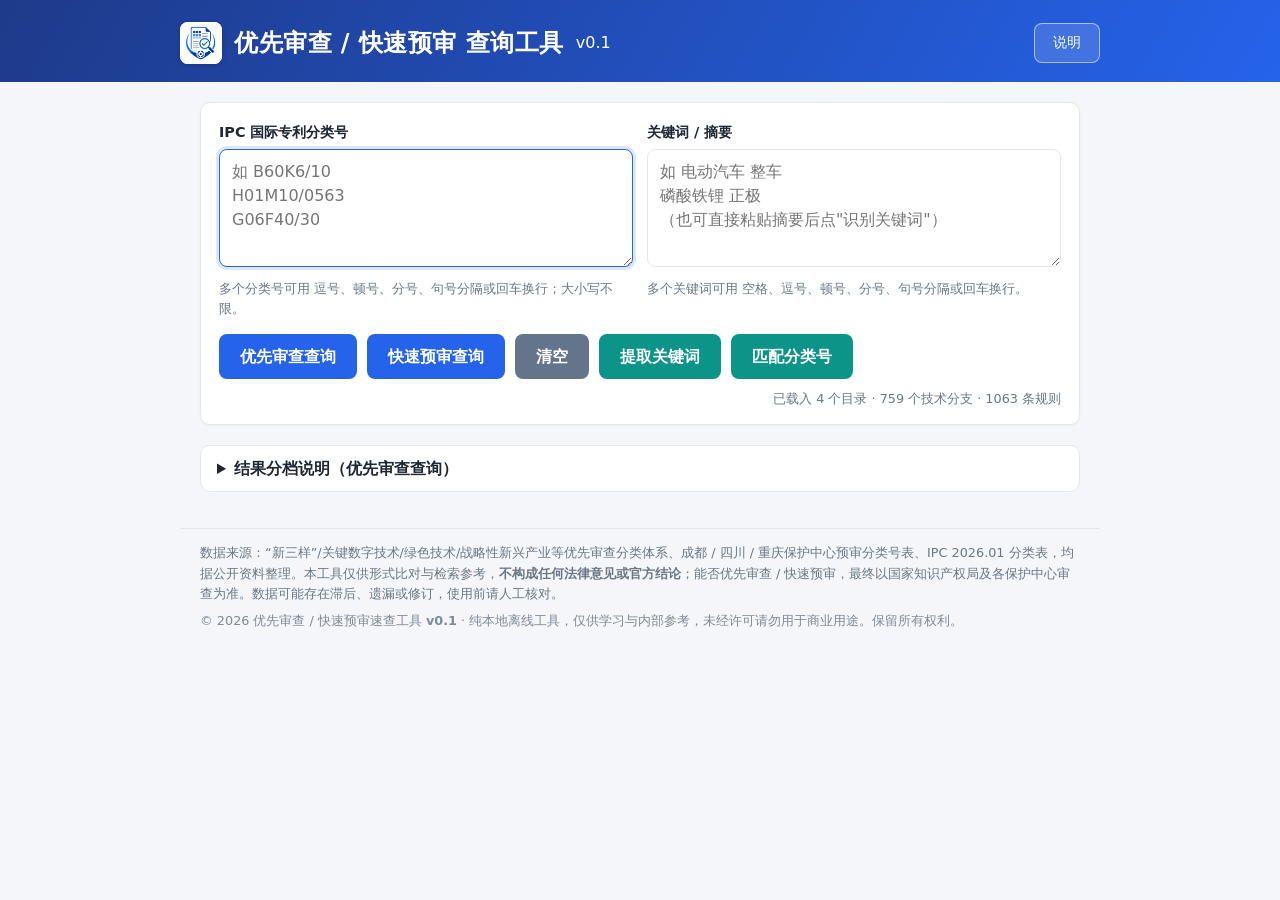
<file: index.html>
<!DOCTYPE html>
<html lang="zh-CN">
<head>
<meta charset="UTF-8">
<meta name="viewport" content="width=device-width, initial-scale=1.0">
<title>优先审查-快速预审速查</title>
<link rel="icon" type="image/png" href="assets/logo.png">
<link rel="stylesheet" href="styles.css">
</head>
<body>
<header class="app-header">
  <div class="app-header-row">
    <div class="app-brand">
      <img src="assets/logo.png" alt="工具图标" class="app-logo">
      <h1>优先审查 / 快速预审 查询工具</h1>
      <span class="app-ver">v0.1</span>
    </div>
    <button id="btn-help" class="help-btn" type="button">说明</button>
  </div>
</header>

<main class="container">
  <section class="query-card">
    <div class="field-row">
      <div class="field">
        <label for="ipc">IPC 国际专利分类号</label>
        <textarea id="ipc" class="rect" rows="4" placeholder="如 B60K6/10&#10;H01M10/0563&#10;G06F40/30" autocomplete="off" autofocus></textarea>
        <div class="hint">多个分类号可用 逗号、顿号、分号、句号分隔或回车换行；大小写不限。</div>
      </div>
      <div class="field">
        <label for="kw">关键词 / 摘要</label>
        <textarea id="kw" class="rect" rows="4" placeholder="如 电动汽车 整车&#10;磷酸铁锂 正极&#10;（也可直接粘贴摘要后点&quot;识别关键词&quot;）" autocomplete="off"></textarea>
        <div class="hint">多个关键词可用 空格、逗号、顿号、分号、句号分隔或回车换行。</div>
      </div>
    </div>
    <div class="actions">
      <button id="btn-search" class="primary">优先审查查询</button>
      <button id="btn-prefiling" class="primary" type="button">快速预审查询</button>
      <button id="btn-clear" class="neutral">清空</button>
      <button id="btn-recog" class="tool" type="button">提取关键词</button>
      <button id="btn-classify" class="tool" type="button">匹配分类号</button>
      <span id="db-stat" class="db-stat"></span>
    </div>
    <div id="kw-chips" class="kw-chips" hidden></div>
  </section>

  <section id="verdict" class="verdict" hidden></section>
  <section id="results" class="results"></section>
  <section id="prefiling" class="prefiling" hidden></section>
  <section id="classify" class="classify" hidden></section>

  <details class="legend">
    <summary>结果分档说明（优先审查查询）</summary>
    <ul>
      <li><span class="tag t-ok">完全命中</span> IPC 与关键词均命中 —— 落入优先审查目录范围。</li>
      <li><span class="tag t-warn">需人工确认</span> IPC 命中，但该条目<b>无关键词限定</b>（如绿色技术目录）——不自动放行，请人工确认。</li>
      <li><span class="tag t-warn">疑似命中</span> IPC 命中，关键词列以「等」结尾且未显式命中 —— 请人工复核。</li>
      <li><span class="tag t-miss">IPC 在范围</span> IPC 落入该分支，但所给关键词未对上 —— 可调整关键词再判。</li>
      <li><span class="tag t-no">未命中</span> 该 IPC 不在任何目录范围内。</li>
    </ul>
  </details>
</main>

<footer class="app-footer">
  <p class="footer-disclaimer">数据来源：“新三样”/关键数字技术/绿色技术/战略性新兴产业等优先审查分类体系、成都 / 四川 / 重庆保护中心预审分类号表、IPC 2026.01 分类表，均据公开资料整理。本工具仅供形式比对与检索参考，<b>不构成任何法律意见或官方结论</b>；能否优先审查 / 快速预审，最终以国家知识产权局及各保护中心审查为准。数据可能存在滞后、遗漏或修订，使用前请人工核对。</p>
  <p class="footer-copyright">© 2026 优先审查 / 快速预审速查工具 <b>v0.1</b> · 纯本地离线工具，仅供学习与内部参考，未经许可请勿用于商业用途。保留所有权利。</p>
</footer>

<!-- 使用说明弹窗 -->
<div id="help-modal" class="modal" hidden>
  <div class="modal-box" role="dialog" aria-modal="true" aria-label="使用说明">
    <button id="help-close" class="modal-close" type="button" aria-label="关闭">×</button>
    <div class="modal-content">
      <h2>使用说明</h2>

      <h3>一、项目说明</h3>
      <p><b>纯本地网页</b>，<b>不联网、不上传数据</b>，判定在本地完成。</p>
      <p>用于专利申请前快速比对两件事：</p>
      <ol>
        <li>技术方案能否走 <b>国家知识产权局「优先审查」</b>；</li>
        <li>能否走 <b>地方保护中心「快速预审」</b>（目前覆盖 成都 / 四川 / 重庆）。</li>
      </ol>
      <blockquote>结论仅供形式比对参考，<b>最终以官方审查为准</b>。</blockquote>

      <h3>二、输入区</h3>
      <ul>
        <li><b>IPC 国际专利分类号</b>：可填一个或多个。多个之间用 <code>空格 / 逗号 / 顿号 / 分号 / 句号 / 回车</code> 分隔；大小写不限（如 <code>B60K6/10</code>、<code>H01M10/0563</code>、<code>G06F40/30</code>）。</li>
        <li><b>关键词 / 摘要</b>：可填关键词，也可直接<b>粘贴一段摘要</b>。多个关键词用 <code>空格 / 逗号 / 顿号 / 分号 / 句号 / 回车</code> 分隔；中文按宽松子串匹配。</li>
      </ul>

      <h3>三、按钮说明</h3>
      <h4>① 优先审查查询（需 IPC + 关键词）</h4>
      <p>判定技术方案是否落入国家优先审查目录（“新三样”、关键数字技术、绿色技术、战略性新兴产业）。<br><b>规则：分类号匹配 且 关键词匹配。</b></p>
      <p>结果分五档：</p>
      <ul>
        <li><b>完全命中</b>：IPC 与关键词均命中，落入优先审查目录范围。</li>
        <li><b>需人工确认</b>：IPC 命中，但该条目无关键词限定（如绿色技术目录）——不自动放行，请人工确认。</li>
        <li><b>疑似命中</b>：IPC 命中，关键词列以“等”结尾且未显式命中——请人工复核。</li>
        <li><b>IPC 在范围</b>：IPC 落入分支，但所给关键词没对上——可调整关键词再判。</li>
        <li><b>未命中</b>：该 IPC 不在任何目录范围内。</li>
      </ul>
      <h4>② 快速预审查询（只需 IPC）</h4>
      <p>按 IPC 小类查 <b>成都 / 四川 / 重庆</b> 三个保护中心的预审受理范围，显示命中的小类及所属产业领域：</p>
      <ul>
        <li><b>成都</b>：生物 / 新材料</li>
        <li><b>四川</b>：新一代信息技术 / 装备制造</li>
        <li><b>重庆</b>：新一代信息技术 / 生物</li>
      </ul>
      <blockquote>注意：本工具<b>只判断分类号是否落入预审受理范围，不代表该方案一定能通过预审</b>。是否可预审，需由代理师结合创造性等实质条件自行判断。</blockquote>
      <h4>③ 清空</h4>
      <p>清空两个输入框与全部查询结果。</p>
      <h4>④ 提取关键词</h4>
      <p>在关键词框粘贴摘要或一段话，从这段话中识别出与<b>优先审查关键词词库</b>对应的关键词，即如果这段话中有词语在关键词词库中，就会以标签显示（可删除非实际技术点的关键词）；确认后点「替换关键词」填回关键词框。</p>
      <h4>⑤ 匹配分类号（由关键词反查 IPC）</h4>
      <p>无分类号时，输入或提取关键词后点此，从优先审查目录<b>反查候选 IPC 分类号</b>，并附<b>官方 IPC 分类表说明</b>，便于识别：</p>
      <ul>
        <li>顶部 <code>全部 / A…H</code> 按钮按 <b>IPC 部（大类）</b> 筛选，括号内为该部候选数量；</li>
        <li><b>点候选号即填入 IPC 框</b>（可多选累加），再去点「优先审查查询」或「快速预审查询」；</li>
        <li><b>2026.01 新分类号提示</b>：目录沿用旧分类号，而 2026.01 版分类表对部分小类做了修订（主要是 <code>H01L</code> 半导体器件整体迁入新设的 <code>H10</code> 系列，例如 <code>H01L31</code> 光伏 → <code>H10F</code>、<code>H01L33</code> 发光 → <code>H10H</code>）。命中这类旧号时，会在该行标出对应的 <b>2026.01 新分类号</b>，便于到专利检索系统中使用。</li>
      </ul>
      <blockquote>反查 IPC 可能出现 IPC 小类词条较多，建议在专利查询网站查询与技术方案类似的专利文件，并复制其 IPC 分类号。</blockquote>

      <h3>四、典型用法</h3>
      <ul>
        <li><b>已知分类号</b>：直接填 IPC（+ 关键词）→ 点「优先审查查询」或「快速预审查询」。</li>
        <li><b>只有技术方案</b>：关键词框粘贴摘要 →「提取关键词」→「替换关键词」→「匹配分类号」→ 点候选号回填 IPC 框 → 优先审查查询 / 快速预审查询。</li>
      </ul>

      <h3>五、注意事项</h3>
      <ul>
        <li>本工具仅作<b>形式比对参考</b>，结论不代表官方意见，最终以国家知识产权局 / 各保护中心审查为准。</li>
        <li>优先审查目录的关键词系人工整理，采用中文宽松子串匹配，可能存在漏判 / 误判，请务必人工复核。</li>
        <li>数据时点：优先审查目录依据各分类体系文件整理；保护中心预审范围依据成都 / 四川 / 重庆官方分类号表；IPC 分类表为 <b>2026.01</b> 版，可能出现无对应分类号的情况。</li>
        <li>全程本地运行，不联网、不上传。</li>
      </ul>
    </div>
  </div>
</div>

<!-- 数据库：_loader 必须最先；各目录数据随后注入 -->
<script src="data/_loader.js"></script>
<script src="data/xinsanyang.js"></script>
<script src="data/shuzi.js"></script>
<script src="data/shuzi_chip.js"></script>
<script src="data/shuzi_quantum.js"></script>
<script src="data/shuzi_iot.js"></script>
<script src="data/shuzi_blockchain.js"></script>
<script src="data/shuzi_iiot.js"></script>
<script src="data/shuzi_metaverse.js"></script>
<script src="data/lvse.js"></script>
<script src="data/zhanlue.js"></script>
<script src="data/zhanlue_1.js"></script>
<script src="data/zhanlue_2.js"></script>
<script src="data/zhanlue_3.js"></script>
<script src="data/zhanlue_4.js"></script>
<!-- 匹配引擎 -->
<script src="match.js"></script>
<!-- 保护中心预审范围数据 -->
<script src="data/prefiling.js"></script>
<!-- IPC 2026.01 旧→新分类号对照 -->
<script src="data/ipc-revision.js"></script>
<!-- UI 逻辑 -->
<script>
(function () {
  'use strict';
  var $ = function (id) { return document.getElementById(id); };

  var CAT_SHORT = {
    xinsanyang: '新三样', shuzi: '关键数字技术', lvse: '绿色技术',
    lvse_appendix: '绿色检索式', zhanlue: '战略性新兴产业'
  };
  var SEC_NAME = {
    A: 'A 人类生活必需', B: 'B 作业；运输', C: 'C 化学；冶金', D: 'D 纺织；造纸',
    E: 'E 固定建筑物', F: 'F 机械工程；照明；加热；武器；爆破', G: 'G 物理', H: 'H 电学'
  };
  var STATUS_META = {
    MATCHED:       { cls: 't-ok',   label: '完全命中' },
    IPC_ONLY_WARN: { cls: 't-warn', label: '需人工确认（无关键词）' },
    KW_OPEN_ENDED: { cls: 't-warn', label: '疑似命中（列表含「等」）' },
    IPC_KW_MISS:   { cls: 't-miss', label: 'IPC 在范围 · 关键词未对上' }
  };

  function esc(s) {
    return String(s == null ? '' : s).replace(/[&<>"]/g, function (c) {
      return { '&': '&amp;', '<': '&lt;', '>': '&gt;', '"': '&quot;' }[c];
    });
  }

  function showDbStat() {
    if (!window.DB || !DB.stats) return;
    var s = DB.stats();
    var loaded = Object.keys(s.byCatalog).length;  // 仅计已含数据的目录
    $('db-stat').textContent = '已载入 ' + loaded + ' 个目录 · ' +
      s.entries + ' 个技术分支 · ' + s.rules + ' 条规则';
  }

  function ruleReasonHtml(res) {
    var r = res.rule, parts = [];
    parts.push('<div class="reason"><span class="k">命中 IPC</span>：<code>' +
      esc(res.matchedPattern) + '</code></div>');
    if (res._ipcs && res._ipcs.length)
      parts.push('<div class="reason"><span class="k">匹配你的 IPC</span>：<code>' +
        res._ipcs.map(esc).join('</code>、<code>') + '</code></div>');
    if (res.status === 'MATCHED') {
      parts.push('<div class="reason"><span class="k">命中关键词</span>：<b>' +
        esc(res.matchedEntryKw) + '</b> ↔ 你的「' + esc(res.matchedQueryKw) + '」</div>');
    } else if (res.status === 'IPC_ONLY_WARN') {
      parts.push('<div class="reason warn">该条目无关键词限定，请人工确认是否确属本分支。</div>');
    } else if (res.status === 'KW_OPEN_ENDED') {
      parts.push('<div class="reason warn">关键词列以「等」结尾、未显式命中：' +
        esc((r.keywords || []).join('、')) + '。请人工复核。</div>');
    } else if (res.status === 'IPC_KW_MISS') {
      parts.push('<div class="reason">本分支关键词：' +
        esc((r.keywords || []).join('、')) + '。可调整关键词后重判。</div>');
    }
    if (r.coverage) parts.push('<div class="reason"><span class="k">覆盖</span>：' + esc(r.coverage) + '</div>');
    if (r.keyword_exclusions && r.keyword_exclusions.length) {
      parts.push('<div class="reason">排除关键词：' + esc(r.keyword_exclusions.join('、')) + '</div>');
    }
    if (r.ipc_exclusions && r.ipc_exclusions.length) {
      parts.push('<div class="reason">排除 IPC：' + esc(r.ipc_exclusions.join('，')) + '</div>');
    }
    return parts.join('');
  }

  function cardHtml(res) {
    var e = res.entry, m = STATUS_META[res.status];
    var src = e.source || {};
    var raw = src.raw_text ? '<details class="raw"><summary>原文</summary><pre>' +
      esc(src.raw_text) + '</pre></details>' : '';
    var pageTxt = src.page ? '<span class="page">PDF p.' + esc(src.page) + '</span>' : '';
    return '<article class="card ' + m.cls + '">' +
      '<div class="card-top">' +
        '<span class="tag ' + m.cls + '">' + m.label + '</span>' +
        '<span class="catalog">' + esc(CAT_SHORT[e.catalog_id] || e.catalog_id) + '</span>' +
        pageTxt +
      '</div>' +
      '<div class="branch"><b>' + esc(e.branch_no || '') + '</b> ' + esc(e.branch_name || '') +
        (e.subsys ? ' <span class="subsys">' + esc(e.subsys) + '</span>' : '') + '</div>' +
      ruleReasonHtml(res) + raw +
    '</article>';
  }

  function groupHtml(title, list, collapsed) {
    if (!list.length) return '';
    var cards = list.map(cardHtml).join('');
    if (collapsed) {
      return '<details class="group"><summary>' + esc(title) + '（' + list.length + '）</summary>' +
        '<div class="card-grid">' + cards + '</div></details>';
    }
    return '<div class="group"><h2>' + esc(title) + '（' + list.length + '）</h2>' +
      '<div class="card-grid">' + cards + '</div></div>';
  }

  function render(out) {
    var V = $('verdict'), R = $('results');
    if (!out.ipcValid) {
      V.hidden = false; V.className = 'verdict v-no';
      V.innerHTML = '请输入有效的 IPC 分类号，例如 <code>B60K6/10</code>、<code>H01M10/0563</code>。';
      R.innerHTML = ''; return;
    }
    var g = { MATCHED: [], IPCONLY: [], OPEN: [], MISS: [] };
    out.results.forEach(function (r) {
      if (r.status === 'MATCHED') g.MATCHED.push(r);
      else if (r.status === 'IPC_ONLY_WARN') g.IPCONLY.push(r);
      else if (r.status === 'KW_OPEN_ENDED') g.OPEN.push(r);
      else g.MISS.push(r);
    });
    var warnN = g.IPCONLY.length + g.OPEN.length;

    // 顶部结论横幅
    V.hidden = false;
    var ipcTxt = out.multi
      ? out.qNorms.map(esc).join('、') + (out.qInvalid.length ? '（忽略无效：' + out.qInvalid.map(esc).join('、') + '）' : '')
      : esc(out.qNorm.norm);
    var kwTxt = out.qKws.length ? esc(out.qKws.join('、')) : '（未填）';
    var head = 'IPC <code>' + ipcTxt + '</code> · 关键词 ' + kwTxt + '<br>';
    if (g.MATCHED.length) {
      V.className = 'verdict v-ok';
      V.innerHTML = head + '✅ <b>落入优先审查目录范围</b>：完全命中 ' + g.MATCHED.length + ' 项' +
        (warnN ? '，另有 ' + warnN + ' 项需确认/疑似。' : '。');
    } else if (warnN) {
      V.className = 'verdict v-warn';
      V.innerHTML = head + '⚠️ <b>需人工确认 / 疑似命中</b> ' + warnN + ' 项，无完全命中（IPC 在范围但关键词未明确对上）。';
    } else if (g.MISS.length) {
      V.className = 'verdict v-miss';
      V.innerHTML = head + 'ℹ️ IPC 落在 ' + g.MISS.length + ' 个分支范围内，但<b>关键词未对上</b>；请调整关键词。';
    } else {
      V.className = 'verdict v-no';
      V.innerHTML = head + '❌ <b>未命中</b>：该 IPC 不在任何优先审查目录范围内。';
    }

    // 有完全命中时，疑似组默认折叠以降噪
    var collapseOpen = g.MATCHED.length > 0;
    R.innerHTML =
      groupHtml('完全命中', g.MATCHED, false) +
      groupHtml('需人工确认（条目无关键词限定）', g.IPCONLY, false) +
      groupHtml('疑似命中（关键词列含「等」，未明确命中）', g.OPEN, collapseOpen) +
      groupHtml('IPC 在范围 · 关键词未对上', g.MISS, true);
  }

  var ORDER = { MATCHED: 0, IPC_ONLY_WARN: 1, KW_OPEN_ENDED: 2, IPC_KW_MISS: 3 };

  function splitIpcLines(s) {
    return String(s || '').split(/[\r\n,，、;；。．\s]+/).map(function (x) { return x.trim(); })
      .filter(function (x) { return x.length > 0; });
  }

  // 多 IPC：逐个 lookup，按 entry+rule 去重，保留最优状态并记录命中的查询码。
  function lookupMulti(ipcStr, kwStr) {
    var toks = splitIpcLines(ipcStr);
    if (toks.length <= 1) return window.Match.lookup(ipcStr, kwStr); // 0 或 1 个 → 原路径

    var valid = [], invalid = [];
    toks.forEach(function (t) {
      var n = window.Match.normalizeIpc(t);
      if (n.valid) { if (valid.indexOf(n.norm) < 0) valid.push(n.norm); }
      else invalid.push(t);
    });

    var seen = {}, merged = [];
    valid.forEach(function (norm) {
      window.Match.lookup(norm, kwStr).results.forEach(function (r) {
        var key = (r.entry.id || r.entry.branch_no) + '#' + r.ruleIndex;
        var prev = seen[key];
        if (!prev) { r._ipcs = [norm]; seen[key] = r; merged.push(r); }
        else if (ORDER[r.status] < ORDER[prev.status]) {
          r._ipcs = prev._ipcs.concat([norm]); seen[key] = r; merged[merged.indexOf(prev)] = r;
        } else if (prev._ipcs.indexOf(norm) < 0) { prev._ipcs.push(norm); }
      });
    });
    merged.sort(function (a, b) { return ORDER[a.status] - ORDER[b.status]; });

    return { multi: true, qNorms: valid, qInvalid: invalid,
             qKws: window.Match.splitKeywords(kwStr),
             ipcValid: valid.length > 0, results: merged };
  }

  // 关键词分词（含句号在内的所有分隔符），用于判断输入是否为整段文字
  function kwTokens(s) {
    return String(s || '').split(/[\r\n,，、;；。．\s]+/).filter(function (x) { return x.length > 0; });
  }
  // 整段文字判断：任一分词长度超过阈值即视为「一大段话」（关键词词条远短于此）
  var PROSE_MAX = 18;
  function looksLikeProse(s) {
    var t = kwTokens(s);
    for (var i = 0; i < t.length; i++) { if (t[i].length > PROSE_MAX) return true; }
    return false;
  }
  // 让句号也能充当分隔符（match.js 的 splitKeywords 不含句号）
  function cleanKw(s) { return String(s || '').replace(/[。．]/g, ' '); }

  function doSearch() {
    $('prefiling').hidden = true; $('prefiling').innerHTML = '';   // 互斥：清空预审范围 / 匹配分类号结果
    $('classify').hidden = true; $('classify').innerHTML = '';
    var kwRaw = $('kw').value;
    if (looksLikeProse(kwRaw)) {
      var V = $('verdict'); V.hidden = false; V.className = 'verdict v-warn';
      V.innerHTML = '检测到整段文字，未拆分为关键词。请先点「提取关键词」，或用 空格、逗号、顿号、分号、句号 手动断开后再查询。';
      $('results').innerHTML = '';
      return;
    }
    render(lookupMulti($('ipc').value, cleanKw(kwRaw)));
  }

  /* ---------------------- 摘要 → 关键词识别（基于目录词库） ---------------------- */
  var VOCAB = null;       // [{term, norm}]，按 norm 长度降序
  var recogTerms = [];    // 当前识别出的关键词（标签）

  function buildVocab() {
    if (VOCAB) return VOCAB;
    var seen = {}, list = [];
    var db = window.DB || { entries: [] };
    for (var e = 0; e < db.entries.length; e++) {
      var rules = db.entries[e].rules || [];
      for (var r = 0; r < rules.length; r++) {
        var kws = rules[r].keywords || [];
        for (var k = 0; k < kws.length; k++) {
          var term = kws[k], norm = window.Match.normKw(term);
          if (!norm || term.length > 16 || seen[norm]) continue; // 跳过过长的拼接式词条
          seen[norm] = true; list.push({ term: term, norm: norm });
        }
      }
    }
    list.sort(function (a, b) { return b.norm.length - a.norm.length; }); // 长词优先
    VOCAB = list; return VOCAB;
  }

  function recognizeKeywords(text) {
    var hay = window.Match.normKw(text);
    if (!hay) return [];
    var vocab = buildVocab(), hits = [];
    for (var i = 0; i < vocab.length; i++) {
      if (hay.indexOf(vocab[i].norm) >= 0) hits.push(vocab[i]); // 已按长词优先
    }
    var kept = [];
    for (var h = 0; h < hits.length; h++) {
      var n = hits[h].norm, sub = false;
      for (var j = 0; j < kept.length; j++) { if (kept[j].norm.indexOf(n) >= 0) { sub = true; break; } }
      if (!sub && n.length >= 2) kept.push(hits[h]); // 抑制被更长词包含的子串 + 至少 2 字
    }
    return kept.map(function (x) { return x.term; });
  }

  function renderChips() {
    var box = $('kw-chips');
    if (!recogTerms.length) { box.hidden = true; box.innerHTML = ''; return; }
    box.hidden = false;
    var chips = recogTerms.map(function (t, idx) {
      return '<span class="chip">' + esc(t) +
        '<button type="button" data-i="' + idx + '" aria-label="移除">×</button></span>';
    }).join('');
    box.innerHTML =
      '<div class="chips-title">识别到 ' + recogTerms.length + ' 个关键词（点击 × 删除不需要的）：</div>' +
      '<div class="chips-wrap">' + chips + '</div>' +
      '<div class="chip-actions">' +
        '<button type="button" id="chip-apply" class="primary">替换关键词（' + recogTerms.length + '）</button>' +
        '<button type="button" id="chip-cancel" class="ghost">取消</button>' +
      '</div>';
  }

  function onRecognize() {
    var terms = recognizeKeywords($('kw').value);
    if (!terms.length) {
      recogTerms = [];
      var box = $('kw-chips'); box.hidden = false;
      box.innerHTML = '<div class="chips-title">未识别到目录内关键词；可用 空格、逗号、顿号、分号、句号 把关键词断开后再查询。</div>';
      return;
    }
    recogTerms = terms; renderChips();
  }

  function onChipsClick(ev) {
    var t = ev.target;
    if (t.id === 'chip-cancel') { recogTerms = []; renderChips(); return; }
    if (t.id === 'chip-apply') { $('kw').value = recogTerms.join(' '); recogTerms = []; renderChips(); return; }
    if (t.tagName === 'BUTTON' && t.getAttribute('data-i') !== null) {
      recogTerms.splice(+t.getAttribute('data-i'), 1); renderChips();
    }
  }

  /* ----------------------- 保护中心快速预审范围 ----------------------- */
  // 按 IPC 小类查 成都/四川/重庆 预审受理范围；只看分类号，不做可专利性判断。
  function prefilingLookup(ipcStr) {
    var toks = splitIpcLines(ipcStr), subs = [], seen = {}, invalid = [], broad = [];
    toks.forEach(function (t) {
      var n = window.Match.normalizeIpc(t);
      if (!n.valid) { invalid.push(t); return; }
      if (!n.subclass) { broad.push(t); return; }                 // 仅到部/大类，无法定位小类
      var s = n.section + n.cls + n.subclass;
      if (!seen[s]) { seen[s] = { sub: s, desc: ((window.PREFILING && window.PREFILING.desc[s]) || ''), raws: [t] }; subs.push(seen[s]); }
      else if (seen[s].raws.indexOf(t) < 0) seen[s].raws.push(t);
    });
    var P = window.PREFILING || { centers: [], scope: {} };
    var centers = P.centers.map(function (c) {
      var sc = P.scope[c.id] || {};
      var hits = subs.filter(function (x) { return sc[x.sub] !== undefined; })
                     .map(function (x) { return { sub: x.sub, desc: x.desc, field: sc[x.sub] }; });
      return { 简称: c.简称, 全称: c.全称, fields: c.fields, hits: hits };
    });
    return { subs: subs, centers: centers, invalid: invalid, broad: broad, hasInput: toks.length > 0 };
  }

  function renderPrefiling(out) {
    var host = $('prefiling'); host.hidden = false;
    if (!out.hasInput) {
      host.innerHTML = '<div class="pf-center-card pf-none"><div class="pf-miss-note">请输入至少一个 IPC 分类号，例如 <code>G06F</code>、<code>A61K</code>、<code>B60K6/10</code>。</div></div>';
      return;
    }
    var subTxt = out.subs.length ? out.subs.map(function (x) { return esc(x.sub); }).join('、') : '（无有效小类）';
    var html = '<h2>保护中心快速预审范围</h2><div class="pf-query">所查小类：' + subTxt + '</div>';
    html += out.centers.map(function (c) {
      var head = '<div class="pf-chead"><b>' + esc(c.简称) + '</b><span class="pf-fields">' + esc(c.fields.join(' / ')) + '</span></div>';
      var body;
      if (c.hits.length) {
        body = '<div class="pf-verdict pf-ok">✅ 命中 ' + c.hits.length + ' / ' + out.subs.length + ' 个分类号</div>' +
          c.hits.map(function (h) {
            return '<div class="pf-hit"><span class="pf-sub">' + esc(h.sub) + '</span>' +
              '<span class="pf-field">' + esc(h.field) + '</span>' +
              '<span class="pf-name">' + esc(h.desc || '') + '</span></div>';
          }).join('');
      } else {
        body = '<div class="pf-verdict pf-none-v">❌ 所查分类号均不在该中心预审范围</div>';
      }
      return '<article class="pf-center-card' + (c.hits.length ? '' : ' pf-none') + '">' + head + body + '</article>';
    }).join('');
    if (out.broad.length)
      html += '<div class="pf-broad">以下输入仅到「部 / 大类」，无法定位小类，请补全到 4 位小类（如 G06 → G06F）：<code>' + out.broad.map(esc).join('</code>、<code>') + '</code></div>';
    if (out.invalid.length)
      html += '<div class="pf-invalid">无法识别的分类号：<code>' + out.invalid.map(esc).join('</code>、<code>') + '</code></div>';
    html += '<div class="pf-footer">提示：以上仅表示该 IPC 小类是否落入各中心<b>预审受理范围</b>，<b>不代表该技术方案一定能通过预审</b>。是否可预审，需由代理师结合创造性等实质条件自行判断。</div>';
    host.innerHTML = html;
  }

  /* ----------------- 匹配分类号：关键词反查 IPC + 官方分类表说明 ----------------- */
  // 用关键词反查优先审查目录数据库，得到候选 IPC 分类号 + 命中分支。
  function classifyByKeywords(kwStr) {
    var qKws = window.Match.splitKeywords(cleanKw(kwStr));
    var out = { qKws: qKws, candidates: [], byCatalog: {}, branchN: 0, hasKw: qKws.length > 0, prose: looksLikeProse(kwStr) };
    if (!qKws.length || out.prose) return out;
    var db = window.DB || { entries: [] }, seenIpc = {};
    for (var e = 0; e < db.entries.length; e++) {
      var entry = db.entries[e], rules = entry.rules || [];
      for (var r = 0; r < rules.length; r++) {
        var rule = rules[r], rkws = rule.keywords || [];
        if (!rkws.length) continue;                       // ipc_only / 无关键词分支跳过
        var hitR = null;
        for (var i = 0; i < qKws.length && !hitR; i++)
          for (var j = 0; j < rkws.length; j++)
            if (window.Match.kwMatch(qKws[i], rkws[j])) { hitR = rkws[j]; break; }
        if (!hitR) continue;
        var pats = rule.ipc_patterns || [];
        for (var k = 0; k < pats.length; k++) { if (!seenIpc[pats[k]]) { seenIpc[pats[k]] = true; out.candidates.push(pats[k]); } }
        var cat = entry.catalog_id || '?';
        (out.byCatalog[cat] = out.byCatalog[cat] || []).push({ branch_no: entry.branch_no, branch_name: entry.branch_name, subsys: entry.subsys, matchedRuleKw: hitR, ipc_patterns: pats });
        out.branchN++;
      }
    }
    out.candidates.sort();
    return out;
  }

  // 官方 IPC 分类表（data/ipc-2026-01-*.js）：按需懒加载，首次用到才注入约 8.8MB
  function buildIpcDict() {
    if (window.IPC_DICT) return;
    var d = {}, parts = ['A','B','C','D','E','F','G','H'];
    for (var p = 0; p < parts.length; p++) {
      var a = window['IPC_DATA_' + parts[p]];
      if (a) for (var i = 0; i < a.length; i++) d[a[i].code] = a[i].name;
    }
    window.IPC_DICT = d;
  }
  function ensureIpcDict(cb) {
    if (window.IPC_DICT) return cb();
    if (window.IPC_DATA_A) { buildIpcDict(); return cb(); }
    var parts = ['A','B','C','D','E','F','G','H'], left = parts.length;
    parts.forEach(function (p) {
      var s = document.createElement('script');
      s.src = 'data/ipc-2026-01-' + p + '.js';
      s.onload = s.onerror = function () { if (--left === 0) { buildIpcDict(); cb(); } };
      document.head.appendChild(s);
    });
  }
  // 通配/层级回退：精确码 → 主组 /00 → 小类
  function ipcDescOf(pat) {
    var d = window.IPC_DICT; if (!d) return '';
    var c = String(pat).replace(/\*$/, '').toUpperCase();
    return d[c] || d[c + '/00'] || d[c.replace(/\d+\/?\d*$/, '')] || '';
  }
  // 旧→新分类号对照（2026.01）：按 旧大组 → 旧小类 回退，返回新小类数组或 null
  function revLookup(pat) {
    var R = window.IPC_REVISION; if (!R) return null;
    var c = String(pat).replace(/\*$/, '').toUpperCase();
    var grp = c.replace(/\/.*$/, '');                          // H01L31/0747 → H01L31；H01L → H01L
    var sub = (c.match(/^[A-H]\d{2}[A-Z]/) || [''])[0];        // → H01L
    return R[grp] || R[sub] || null;
  }
  // 取类名首段（去掉注释/分号/方括号后缀），并截断，供新分类号简注
  function ipcShort(nm) {
    if (!nm) return '';
    var t = String(nm).split(/注释|注[:：]|\[|<br/)[0].split(/[；;。]/)[0].trim();
    return t.length > 34 ? t.slice(0, 34) + '…' : t;
  }

  function renderClassify(out) {
    var host = $('classify'); host.hidden = false;
    if (!out.hasKw) { host.innerHTML = '<div class="cm-empty">请先在「关键词 / 摘要」框输入或「提取关键词」，再点「匹配分类号」。</div>'; return; }
    if (out.prose) { host.innerHTML = '<div class="cm-empty cm-warn">检测到整段文字，请先点「提取关键词」整理为关键词后，再匹配分类号。</div>'; return; }
    if (!out.candidates.length) { host.innerHTML = '<h2>匹配分类号</h2><div class="cm-empty">未根据关键词匹配到目录内分类号；可调整关键词，或直接在 IPC 框填写分类号。</div>'; return; }
    var SECS = ['A', 'B', 'C', 'D', 'E', 'F', 'G', 'H'], bySec = {};
    out.candidates.forEach(function (p) { var s = p.charAt(0).toUpperCase(); (bySec[s] = bySec[s] || []).push(p); });
    var secBtns = '<button type="button" class="cm-sec cm-sec-on" data-sec="ALL" title="全部分类号">全部（' + out.candidates.length + '）</button>' +
      SECS.map(function (s) {
        var n = (bySec[s] || []).length;
        return '<button type="button" class="cm-sec" data-sec="' + s + '"' +
          (n ? '' : ' disabled') + ' title="' + esc(SEC_NAME[s] || s) + '">' + s + '（' + n + '）</button>';
      }).join('');
    var cands = out.candidates.map(function (p) {
      var s = p.charAt(0).toUpperCase();
      var d = ipcDescOf(p), rev = revLookup(p), body;
      if (rev && rev.length) {                                   // 旧号已迁入 2026.01 新小类
        var revHtml = rev.map(function (ns) {
          var nm = ipcShort(ipcDescOf(ns));
          return '<code class="cm-new">' + esc(ns) + '</code>' + (nm ? '<span class="cm-newname">' + esc(nm) + '</span>' : '');
        }).join('、');
        body = (d ? '<span class="cm-desc">' + esc(d) + '</span>' : '') +
          '<span class="cm-rev">2026.01 新分类号：' + revHtml + '</span>';
      } else {
        body = '<span class="cm-desc">' + esc(d || '（分类表无对应条目）') + '</span>';
      }
      return '<div class="cm-cand" data-sec="' + s + '">' +
        '<button type="button" class="cm-chip" data-ipc="' + esc(p) + '">' + esc(p) + '</button>' + body + '</div>';
    }).join('');
    var html = '<h2>匹配分类号（' + out.candidates.length + ' 个候选）</h2>' +
      '<div class="cm-hint">命中关键词：' + esc(out.qKws.join('、')) + '。可选大类（部）筛选，点候选分类号填入 IPC 框，再点「优先审查查询」或「快速预审查询」；说明取自官方 IPC 分类表，供识别参考。</div>' +
      '<div class="cm-secs">' + secBtns + '</div>' +
      '<div class="cm-cands">' + cands + '</div>';
    var groups = Object.keys(out.byCatalog).map(function (cat) {
      var rows = out.byCatalog[cat].map(function (b) {
        return '<div class="cm-branch"><b>' + esc(b.branch_no || '') + '</b> ' + esc(b.branch_name || '') +
          (b.subsys ? ' <span class="subsys">' + esc(b.subsys) + '</span>' : '') +
          ' <span class="cm-mk">命中「' + esc(b.matchedRuleKw) + '」</span>' +
          '<div class="cm-codes">' + (b.ipc_patterns || []).map(function (p) { return '<code>' + esc(p) + '</code>'; }).join(' ') + '</div></div>';
      }).join('');
      return '<details class="cm-group"><summary>' + esc(CAT_SHORT[cat] || cat) + '（' + out.byCatalog[cat].length + ' 个分支）</summary>' + rows + '</details>';
    }).join('');
    html += '<div class="cm-detail-h">优先审查目录命中分支（' + out.branchN + '）</div>' + groups;
    host.innerHTML = html;
  }

  function onClassify() {
    $('verdict').hidden = true; $('verdict').innerHTML = ''; $('results').innerHTML = '';   // 互斥
    $('prefiling').hidden = true; $('prefiling').innerHTML = '';
    var res = classifyByKeywords($('kw').value), host = $('classify'); host.hidden = false;
    if (!res.hasKw || res.prose || !res.candidates.length) { renderClassify(res); return; }
    host.innerHTML = '<h2>匹配分类号</h2><div class="cm-empty">正在加载 IPC 分类表…</div>';
    ensureIpcDict(function () { renderClassify(res); });
  }

  function onClassifyClick(ev) {
    var t = ev.target;
    if (t.classList && t.classList.contains('cm-sec') && !t.disabled) {   // 全部 / 选大类（部）筛选
      var sec = t.getAttribute('data-sec'), host = $('classify');
      Array.prototype.forEach.call(host.querySelectorAll('.cm-sec'), function (b) { b.classList.toggle('cm-sec-on', b.getAttribute('data-sec') === sec); });
      Array.prototype.forEach.call(host.querySelectorAll('.cm-cand'), function (c) { c.hidden = (sec !== 'ALL' && c.getAttribute('data-sec') !== sec); });
      return;
    }
    if (t.classList && t.classList.contains('cm-chip')) {
      var code = t.getAttribute('data-ipc'), box = $('ipc'), cur = box.value.trim();
      if (splitIpcLines(cur).indexOf(code) < 0) box.value = cur ? (cur + '\n' + code) : code;
      t.classList.add('cm-chip-added'); box.focus();
    }
  }

  function init() {
    showDbStat();
    if (window.Match && Match.selfTest) Match.selfTest();
    $('btn-search').addEventListener('click', doSearch);
    $('btn-prefiling').addEventListener('click', function () {
      $('verdict').hidden = true; $('verdict').innerHTML = ''; $('results').innerHTML = '';  // 互斥：清空优先审查结果
      $('classify').hidden = true; $('classify').innerHTML = '';
      renderPrefiling(prefilingLookup($('ipc').value));
    });
    $('btn-classify').addEventListener('click', onClassify);
    $('classify').addEventListener('click', onClassifyClick);
    $('btn-clear').addEventListener('click', function () {
      $('ipc').value = ''; $('kw').value = '';
      $('verdict').hidden = true; $('results').innerHTML = ''; $('ipc').focus();
      $('prefiling').hidden = true; $('prefiling').innerHTML = '';
      $('classify').hidden = true; $('classify').innerHTML = '';
      recogTerms = []; $('kw-chips').hidden = true; $('kw-chips').innerHTML = '';
    });
    $('btn-recog').addEventListener('click', onRecognize);
    $('kw-chips').addEventListener('click', onChipsClick);

    // 使用说明弹窗
    var helpModal = $('help-modal');
    function closeHelp() { helpModal.hidden = true; }
    $('btn-help').addEventListener('click', function () { helpModal.hidden = false; });
    $('help-close').addEventListener('click', closeHelp);
    helpModal.addEventListener('click', function (ev) { if (ev.target === helpModal) closeHelp(); });
    document.addEventListener('keydown', function (ev) { if (ev.key === 'Escape' && !helpModal.hidden) closeHelp(); });
  }

  if (document.readyState === 'loading') document.addEventListener('DOMContentLoaded', init);
  else init();
})();
</script>
</body>
</html>
</file>
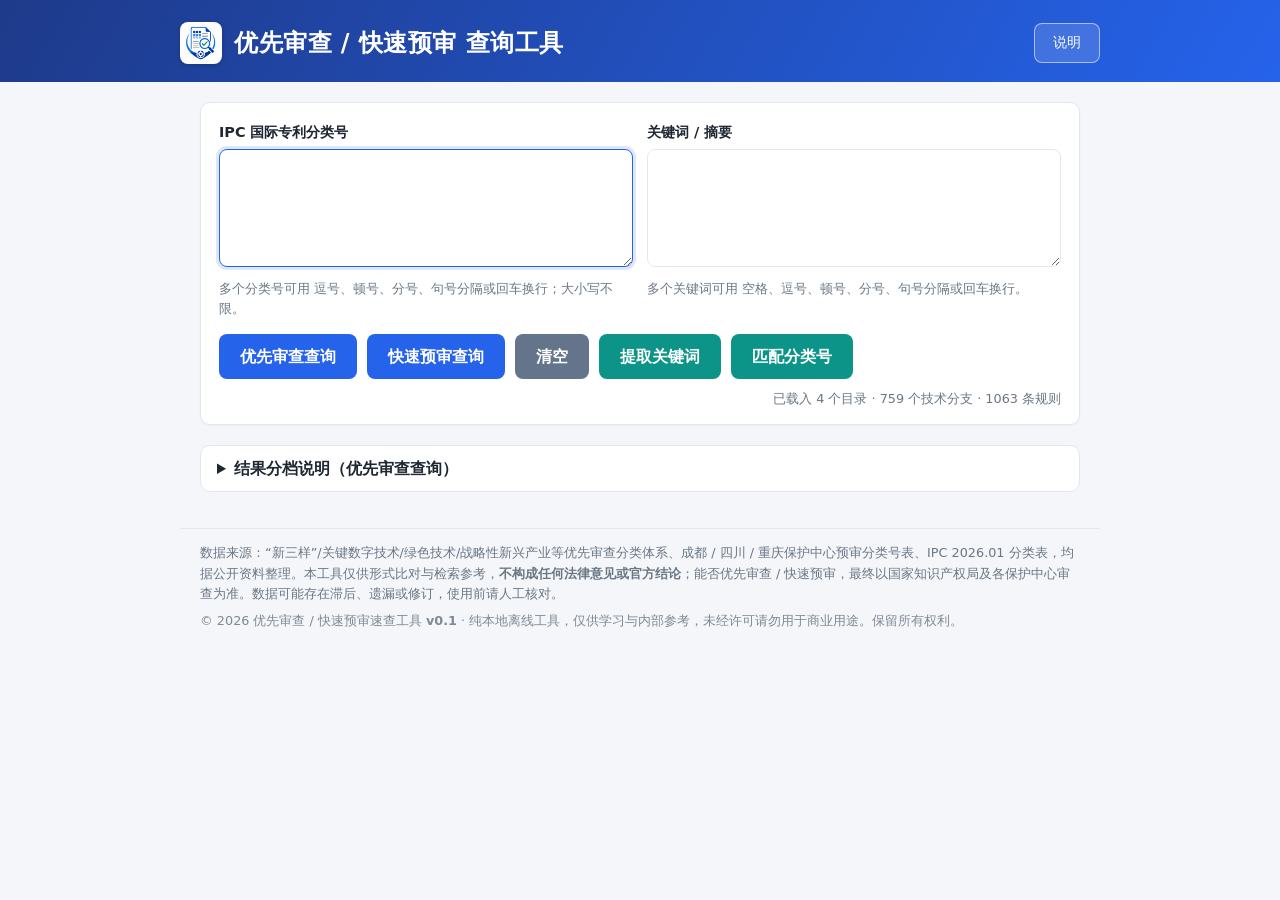
<file: 优先审查-快速预审速查.html>
<!DOCTYPE html>
<html lang="zh-CN">
<head>
<meta charset="UTF-8">
<meta name="viewport" content="width=device-width, initial-scale=1.0">
<title>优先审查-快速预审速查</title>
<link rel="icon" type="image/png" href="assets/logo.png">
<link rel="stylesheet" href="styles.css">
</head>
<body>
<header class="app-header">
  <div class="app-header-row">
    <div class="app-brand">
      <img src="assets/logo.png" alt="工具图标" class="app-logo">
      <h1>优先审查 / 快速预审 查询工具</h1>
    </div>
    <button id="btn-help" class="help-btn" type="button">说明</button>
  </div>
</header>

<main class="container">
  <section class="query-card">
    <div class="field-row">
      <div class="field">
        <label for="ipc">IPC 国际专利分类号</label>
        <textarea id="ipc" class="rect" rows="4" autocomplete="off" autofocus></textarea>
        <div class="hint">多个分类号可用 逗号、顿号、分号、句号分隔或回车换行；大小写不限。</div>
      </div>
      <div class="field">
        <label for="kw">关键词 / 摘要</label>
        <textarea id="kw" class="rect" rows="4" autocomplete="off"></textarea>
        <div class="hint">多个关键词可用 空格、逗号、顿号、分号、句号分隔或回车换行。</div>
      </div>
    </div>
    <div class="actions">
      <button id="btn-search" class="primary">优先审查查询</button>
      <button id="btn-prefiling" class="primary" type="button">快速预审查询</button>
      <button id="btn-clear" class="neutral">清空</button>
      <button id="btn-recog" class="tool" type="button">提取关键词</button>
      <button id="btn-classify" class="tool" type="button">匹配分类号</button>
      <span id="db-stat" class="db-stat"></span>
    </div>
    <div id="kw-chips" class="kw-chips" hidden></div>
  </section>

  <section id="verdict" class="verdict" hidden></section>
  <section id="results" class="results"></section>
  <section id="prefiling" class="prefiling" hidden></section>
  <section id="classify" class="classify" hidden></section>

  <details class="legend">
    <summary>结果分档说明（优先审查查询）</summary>
    <ul>
      <li><span class="tag t-ok">完全命中</span> IPC 与关键词均命中 —— 落入优先审查目录范围。</li>
      <li><span class="tag t-warn">需人工确认</span> IPC 命中，但该条目<b>无关键词限定</b>（如绿色技术目录）——不自动放行，请人工确认。</li>
      <li><span class="tag t-warn">疑似命中</span> IPC 命中，关键词列以「等」结尾且未显式命中 —— 请人工复核。</li>
      <li><span class="tag t-miss">IPC 在范围</span> IPC 落入该分支，但所给关键词未对上 —— 可调整关键词再判。</li>
      <li><span class="tag t-miss">需人工确认</span> IPC 仅匹配到分支的<b>小类级</b>范围（未精确到大组），命中偏宽 —— 请人工确认。</li>
      <li><span class="tag t-no">未命中</span> 该 IPC 不在任何目录范围内。</li>
    </ul>
  </details>
</main>

<footer class="app-footer">
  <p class="footer-disclaimer">数据来源：“新三样”/关键数字技术/绿色技术/战略性新兴产业等优先审查分类体系、成都 / 四川 / 重庆保护中心预审分类号表、IPC 2026.01 分类表，均据公开资料整理。本工具仅供形式比对与检索参考，<b>不构成任何法律意见或官方结论</b>；能否优先审查 / 快速预审，最终以国家知识产权局及各保护中心审查为准。数据可能存在滞后、遗漏或修订，使用前请人工核对。</p>
  <p class="footer-copyright">© 2026 优先审查 / 快速预审速查工具 <b>v0.1</b> · 纯本地离线工具，仅供学习与内部参考，未经许可请勿用于商业用途。保留所有权利。</p>
</footer>

<!-- 使用说明弹窗 -->
<div id="help-modal" class="modal" hidden>
  <div class="modal-box" role="dialog" aria-modal="true" aria-label="使用说明">
    <button id="help-close" class="modal-close" type="button" aria-label="关闭">×</button>
    <div class="modal-content">
      <h2>使用说明</h2>

      <h3>一、项目说明</h3>
      <p><b>纯本地网页</b>，<b>不联网、不上传数据</b>，判定在本地完成。</p>
      <p>用于专利申请前快速比对两件事：</p>
      <ol>
        <li>技术方案能否走 <b>国家知识产权局「优先审查」</b>；</li>
        <li>能否走 <b>地方保护中心「快速预审」</b>（目前覆盖 成都 / 四川 / 重庆）。</li>
      </ol>
      <blockquote>结论仅供形式比对参考，<b>最终以官方审查为准</b>。</blockquote>

      <h3>二、输入区</h3>
      <ul>
        <li><b>IPC 国际专利分类号</b>：可填一个或多个。多个之间用 <code>空格 / 逗号 / 顿号 / 分号 / 句号 / 回车</code> 分隔；大小写不限（如 <code>B60K6/10</code>、<code>H01M10/0563</code>、<code>G06F40/30</code>）。</li>
        <li><b>关键词 / 摘要</b>：可填关键词，也可直接<b>粘贴一段摘要</b>。多个关键词用 <code>空格 / 逗号 / 顿号 / 分号 / 句号 / 回车</code> 分隔；中文按宽松子串匹配。</li>
      </ul>

      <h3>三、按钮说明</h3>
      <h4>① 优先审查查询（需 IPC + 关键词）</h4>
      <p>判定技术方案是否落入国家优先审查目录（“新三样”、关键数字技术、绿色技术、战略性新兴产业）。<br><b>规则：分类号匹配 且 关键词匹配。</b></p>
      <p><b>IPC 匹配到「大组」</b>：如 <code>F24F11/52</code> 按大组 <code>F24F11</code> 比对，忽略 <code>/52</code> 小组；同一大组的不同小组也算命中。仅小类 / 大类级通配（如 <code>F24F*</code>）不作精确命中，降级为「需人工确认」。</p>
      <p>结果分六档：</p>
      <ul>
        <li><b>完全命中</b>：IPC 与关键词均命中，落入优先审查目录范围。</li>
        <li><b>需人工确认</b>：IPC 命中，但该条目无关键词限定（如绿色技术目录）——不自动放行，请人工确认。</li>
        <li><b>疑似命中</b>：IPC 命中，关键词列以“等”结尾且未显式命中——请人工复核。</li>
        <li><b>IPC 在范围</b>：IPC 落入分支，但所给关键词没对上——可调整关键词再判。</li>
        <li><b>需人工确认（IPC 仅小类级）</b>：IPC 仅匹配到分支的小类范围（未精确到大组），命中偏宽——请人工确认，结果排在最后。</li>
        <li><b>未命中</b>：该 IPC 不在任何目录范围内。</li>
      </ul>
      <h4>② 快速预审查询（只需 IPC）</h4>
      <p><b>IPC 匹配到「小类」</b>（忽略大组、小组）：如 <code>F24F11/52</code> 按小类 <code>F24F</code> 比对。查 <b>成都 / 四川 / 重庆</b> 三个保护中心的预审受理范围，显示命中的小类及所属产业领域：</p>
      <ul>
        <li><b>成都</b>：生物 / 新材料</li>
        <li><b>四川</b>：新一代信息技术 / 装备制造</li>
        <li><b>重庆</b>：新一代信息技术 / 生物</li>
      </ul>
      <blockquote>注意：本工具<b>只判断分类号是否落入预审受理范围，不代表该方案一定能通过预审</b>。是否可预审，需由代理师结合创造性等实质条件自行判断。</blockquote>
      <h4>③ 清空</h4>
      <p>清空两个输入框与全部查询结果。</p>
      <h4>④ 提取关键词</h4>
      <p>在关键词框粘贴摘要或一段话，从这段话中识别出与<b>优先审查关键词词库</b>对应的关键词，即如果这段话中有词语在关键词词库中，就会以标签显示（可删除非实际技术点的关键词）；确认后点「替换关键词」填回关键词框。</p>
      <h4>⑤ 匹配分类号（由关键词反查 IPC）</h4>
      <p>无分类号时，输入或提取关键词后点此，从优先审查目录<b>反查候选 IPC 分类号</b>，并附<b>官方 IPC 分类表说明</b>，便于识别：</p>
      <ul>
        <li>顶部 <code>全部 / A…H</code> 按钮按 <b>IPC 部（大类）</b> 筛选，括号内为该部候选数量；</li>
        <li><b>点候选号即填入 IPC 框</b>（可多选累加），再去点「优先审查查询」或「快速预审查询」；</li>
        <li><b>2026.01 新分类号提示</b>：目录沿用旧分类号，而 2026.01 版分类表对部分小类做了修订（主要是 <code>H01L</code> 半导体器件整体迁入新设的 <code>H10</code> 系列，例如 <code>H01L31</code> 光伏 → <code>H10F</code>、<code>H01L33</code> 发光 → <code>H10H</code>）。命中这类旧号时，会在该行标出对应的 <b>2026.01 新分类号</b>，便于到专利检索系统中使用。</li>
      </ul>
      <blockquote>反查 IPC 可能出现 IPC 小类词条较多，建议在专利查询网站查询与技术方案类似的专利文件，并复制其 IPC 分类号。</blockquote>

      <h3>四、典型用法</h3>
      <ul>
        <li><b>已知分类号</b>：直接填 IPC（+ 关键词）→ 点「优先审查查询」或「快速预审查询」。</li>
        <li><b>只有技术方案</b>：关键词框粘贴摘要 →「提取关键词」→「替换关键词」→「匹配分类号」→ 点候选号回填 IPC 框 → 优先审查查询 / 快速预审查询。</li>
      </ul>

      <h3>五、注意事项</h3>
      <ul>
        <li>本工具仅作<b>形式比对参考</b>，结论不代表官方意见，最终以国家知识产权局 / 各保护中心审查为准。</li>
        <li>优先审查目录的关键词系人工整理，采用中文宽松子串匹配，可能存在漏判 / 误判，请务必人工复核。</li>
        <li>数据时点：优先审查目录依据各分类体系文件整理；保护中心预审范围依据成都 / 四川 / 重庆官方分类号表；IPC 分类表为 <b>2026.01</b> 版，可能出现无对应分类号的情况。</li>
        <li>全程本地运行，不联网、不上传。</li>
      </ul>
    </div>
  </div>
</div>

<!-- 数据库：_loader 必须最先；各目录数据随后注入 -->
<script src="data/_loader.js"></script>
<script src="data/xinsanyang.js"></script>
<script src="data/shuzi.js"></script>
<script src="data/shuzi_chip.js"></script>
<script src="data/shuzi_quantum.js"></script>
<script src="data/shuzi_iot.js"></script>
<script src="data/shuzi_blockchain.js"></script>
<script src="data/shuzi_iiot.js"></script>
<script src="data/shuzi_metaverse.js"></script>
<script src="data/lvse.js"></script>
<script src="data/zhanlue.js"></script>
<script src="data/zhanlue_1.js"></script>
<script src="data/zhanlue_2.js"></script>
<script src="data/zhanlue_3.js"></script>
<script src="data/zhanlue_4.js"></script>
<!-- 匹配引擎 -->
<script src="match.js"></script>
<!-- 保护中心预审范围数据 -->
<script src="data/prefiling.js"></script>
<!-- IPC 2026.01 旧→新分类号对照 -->
<script src="data/ipc-revision.js"></script>
<!-- UI 逻辑 -->
<script>
(function () {
  'use strict';
  var $ = function (id) { return document.getElementById(id); };

  var CAT_SHORT = {
    xinsanyang: '新三样', shuzi: '关键数字技术', lvse: '绿色技术',
    zhanlue: '战略性新兴产业'
  };
  var SEC_NAME = {
    A: 'A 人类生活必需', B: 'B 作业；运输', C: 'C 化学；冶金', D: 'D 纺织；造纸',
    E: 'E 固定建筑物', F: 'F 机械工程；照明；加热；武器；爆破', G: 'G 物理', H: 'H 电学'
  };
  var STATUS_META = {
    MATCHED:        { cls: 't-ok',   label: '完全命中' },
    IPC_ONLY_WARN:  { cls: 't-warn', label: '需人工确认（无关键词）' },
    KW_OPEN_ENDED:  { cls: 't-warn', label: '疑似命中（列表含「等」）' },
    IPC_KW_MISS:    { cls: 't-miss', label: 'IPC 在范围 · 关键词未对上' },
    IPC_BROAD_WARN: { cls: 't-miss', label: '需人工确认（IPC 仅小类级匹配）' }
  };

  function esc(s) {
    return String(s == null ? '' : s).replace(/[&<>"]/g, function (c) {
      return { '&': '&amp;', '<': '&lt;', '>': '&gt;', '"': '&quot;' }[c];
    });
  }

  function showDbStat() {
    if (!window.DB || !DB.stats) return;
    var s = DB.stats();
    var loaded = Object.keys(s.byCatalog).length;  // 仅计已含数据的目录
    $('db-stat').textContent = '已载入 ' + loaded + ' 个目录 · ' +
      s.entries + ' 个技术分支 · ' + s.rules + ' 条规则';
  }

  function ruleReasonHtml(res) {
    var r = res.rule, parts = [];
    parts.push('<div class="reason"><span class="k">命中 IPC</span>：<code>' +
      esc(res.matchedPattern) + '</code></div>');
    if (res._ipcs && res._ipcs.length)
      parts.push('<div class="reason"><span class="k">匹配你的 IPC</span>：<code>' +
        res._ipcs.map(esc).join('</code>、<code>') + '</code></div>');
    if (res.status === 'MATCHED') {
      parts.push('<div class="reason"><span class="k">命中关键词</span>：<b>' +
        esc(res.matchedEntryKw) + '</b> ↔ 你的「' + esc(res.matchedQueryKw) + '」</div>');
    } else if (res.status === 'IPC_ONLY_WARN') {
      parts.push('<div class="reason warn">该条目无关键词限定，请人工确认是否确属本分支。</div>');
    } else if (res.status === 'KW_OPEN_ENDED') {
      parts.push('<div class="reason warn">关键词列以「等」结尾、未显式命中：' +
        esc((r.keywords || []).join('、')) + '。请人工复核。</div>');
    } else if (res.status === 'IPC_KW_MISS') {
      parts.push('<div class="reason">本分支关键词：' +
        esc((r.keywords || []).join('、')) + '。可调整关键词后重判。</div>');
    } else if (res.status === 'IPC_BROAD_WARN') {
      parts.push('<div class="reason warn">该 IPC 仅匹配到本分支的<b>小类级</b>范围（<code>' +
        esc(res.matchedPattern) + '</code>，未精确到大组），命中偏宽泛，请人工确认是否确属本分支。</div>');
    }
    if (r.coverage) parts.push('<div class="reason"><span class="k">覆盖</span>：' + esc(r.coverage) + '</div>');
    if (r.keyword_exclusions && r.keyword_exclusions.length) {
      parts.push('<div class="reason">排除关键词：' + esc(r.keyword_exclusions.join('、')) + '</div>');
    }
    if (r.ipc_exclusions && r.ipc_exclusions.length) {
      parts.push('<div class="reason">排除 IPC：' + esc(r.ipc_exclusions.join('，')) + '</div>');
    }
    return parts.join('');
  }

  function cardHtml(res) {
    var e = res.entry, m = STATUS_META[res.status];
    var src = e.source || {};
    var raw = src.raw_text ? '<details class="raw"><summary>原文</summary><pre>' +
      esc(src.raw_text) + '</pre></details>' : '';
    var pageTxt = src.page ? '<span class="page">PDF p.' + esc(src.page) + '</span>' : '';
    return '<article class="card ' + m.cls + '">' +
      '<div class="card-top">' +
        '<span class="tag ' + m.cls + '">' + m.label + '</span>' +
        '<span class="catalog">' + esc(CAT_SHORT[e.catalog_id] || e.catalog_id) + '</span>' +
        pageTxt +
      '</div>' +
      '<div class="branch"><b>' + esc(e.branch_no || '') + '</b> ' + esc(e.branch_name || '') +
        (e.subsys ? ' <span class="subsys">' + esc(e.subsys) + '</span>' : '') + '</div>' +
      ruleReasonHtml(res) + raw +
    '</article>';
  }

  function groupHtml(title, list, collapsed) {
    if (!list.length) return '';
    var cards = list.map(cardHtml).join('');
    if (collapsed) {
      return '<details class="group"><summary>' + esc(title) + '（' + list.length + '）</summary>' +
        '<div class="card-grid">' + cards + '</div></details>';
    }
    return '<div class="group"><h2>' + esc(title) + '（' + list.length + '）</h2>' +
      '<div class="card-grid">' + cards + '</div></div>';
  }

  function render(out) {
    var V = $('verdict'), R = $('results');
    if (!out.ipcValid) {
      V.hidden = false; V.className = 'verdict v-no';
      V.innerHTML = '请输入有效的 IPC 分类号，例如 <code>B60K6/10</code>、<code>H01M10/0563</code>。';
      R.innerHTML = ''; return;
    }
    var g = { MATCHED: [], IPCONLY: [], OPEN: [], MISS: [], BROAD: [] };
    out.results.forEach(function (r) {
      if (r.status === 'MATCHED') g.MATCHED.push(r);
      else if (r.status === 'IPC_ONLY_WARN') g.IPCONLY.push(r);
      else if (r.status === 'KW_OPEN_ENDED') g.OPEN.push(r);
      else if (r.status === 'IPC_BROAD_WARN') g.BROAD.push(r);
      else g.MISS.push(r);
    });
    var warnN = g.IPCONLY.length + g.OPEN.length;

    // 顶部结论横幅
    V.hidden = false;
    var ipcTxt = out.multi
      ? out.qNorms.map(esc).join('、') + (out.qInvalid.length ? '（忽略无效：' + out.qInvalid.map(esc).join('、') + '）' : '')
      : esc(out.qNorm.norm);
    var kwTxt = out.qKws.length ? esc(out.qKws.join('、')) : '（未填）';
    var head = 'IPC <code>' + ipcTxt + '</code> · 关键词 ' + kwTxt + '<br>';
    if (g.MATCHED.length) {
      V.className = 'verdict v-ok';
      V.innerHTML = head + '✅ <b>落入优先审查目录范围</b>：完全命中 ' + g.MATCHED.length + ' 项' +
        (warnN ? '，另有 ' + warnN + ' 项需确认/疑似。' : '。');
    } else if (warnN) {
      V.className = 'verdict v-warn';
      V.innerHTML = head + '⚠️ <b>需人工确认 / 疑似命中</b> ' + warnN + ' 项，无完全命中（IPC 在范围但关键词未明确对上）。';
    } else if (g.MISS.length) {
      V.className = 'verdict v-miss';
      V.innerHTML = head + 'ℹ️ IPC 落在 ' + g.MISS.length + ' 个分支范围内，但<b>关键词未对上</b>；请调整关键词。';
    } else if (g.BROAD.length) {
      V.className = 'verdict v-miss';
      V.innerHTML = head + 'ℹ️ 仅<b>小类级</b>匹配到 ' + g.BROAD.length + ' 个分支（IPC 未精确到大组、命中偏宽），请人工确认。';
    } else {
      V.className = 'verdict v-no';
      V.innerHTML = head + '❌ <b>未命中</b>：该 IPC 不在任何优先审查目录范围内。';
    }

    // 有完全命中时，疑似组默认折叠以降噪
    var collapseOpen = g.MATCHED.length > 0;
    R.innerHTML =
      groupHtml('完全命中', g.MATCHED, false) +
      groupHtml('需人工确认（条目无关键词限定）', g.IPCONLY, false) +
      groupHtml('疑似命中（关键词列含「等」，未明确命中）', g.OPEN, collapseOpen) +
      groupHtml('IPC 在范围 · 关键词未对上', g.MISS, true) +
      groupHtml('需人工确认（IPC 仅小类级匹配，偏宽）', g.BROAD, true);
  }

  var ORDER = { MATCHED: 0, IPC_ONLY_WARN: 1, KW_OPEN_ENDED: 2, IPC_KW_MISS: 3, IPC_BROAD_WARN: 4 };

  function splitIpcLines(s) {
    return String(s || '').split(/[\r\n,，、;；。．\s]+/).map(function (x) { return x.trim(); })
      .filter(function (x) { return x.length > 0; });
  }

  // 多 IPC：逐个 lookup，按 entry+rule 去重，保留最优状态并记录命中的查询码。
  function lookupMulti(ipcStr, kwStr) {
    var toks = splitIpcLines(ipcStr);
    if (toks.length <= 1) return window.Match.lookup(ipcStr, kwStr); // 0 或 1 个 → 原路径

    var valid = [], invalid = [];
    toks.forEach(function (t) {
      var n = window.Match.normalizeIpc(t);
      if (n.valid) { if (valid.indexOf(n.norm) < 0) valid.push(n.norm); }
      else invalid.push(t);
    });

    var seen = {}, merged = [];
    valid.forEach(function (norm) {
      window.Match.lookup(norm, kwStr).results.forEach(function (r) {
        var key = (r.entry.id || r.entry.branch_no) + '#' + r.ruleIndex;
        var prev = seen[key];
        if (!prev) { r._ipcs = [norm]; seen[key] = r; merged.push(r); }
        else if (ORDER[r.status] < ORDER[prev.status]) {
          r._ipcs = prev._ipcs.concat([norm]); seen[key] = r; merged[merged.indexOf(prev)] = r;
        } else if (prev._ipcs.indexOf(norm) < 0) { prev._ipcs.push(norm); }
      });
    });
    merged.sort(function (a, b) {
      var s = ORDER[a.status] - ORDER[b.status];
      if (s) return s;
      return (b.score || 0) - (a.score || 0);   // 同状态：命中强度高者靠前
    });

    return { multi: true, qNorms: valid, qInvalid: invalid,
             qKws: window.Match.splitKeywords(kwStr),
             ipcValid: valid.length > 0, results: merged };
  }

  // 关键词分词（含句号在内的所有分隔符），用于判断输入是否为整段文字
  function kwTokens(s) {
    return String(s || '').split(/[\r\n,，、;；。．\s]+/).filter(function (x) { return x.length > 0; });
  }
  // 整段文字判断：任一分词长度超过阈值即视为「一大段话」（关键词词条远短于此）
  var PROSE_MAX = 18;
  function looksLikeProse(s) {
    var t = kwTokens(s);
    for (var i = 0; i < t.length; i++) { if (t[i].length > PROSE_MAX) return true; }
    return false;
  }
  // 让句号也能充当分隔符（match.js 的 splitKeywords 不含句号）
  function cleanKw(s) { return String(s || '').replace(/[。．]/g, ' '); }

  function doSearch() {
    $('prefiling').hidden = true; $('prefiling').innerHTML = '';   // 互斥：清空预审范围 / 匹配分类号结果
    $('classify').hidden = true; $('classify').innerHTML = '';
    var kwRaw = $('kw').value;
    if (looksLikeProse(kwRaw)) {
      var V = $('verdict'); V.hidden = false; V.className = 'verdict v-warn';
      V.innerHTML = '检测到整段文字，未拆分为关键词。请先点「提取关键词」，或用 空格、逗号、顿号、分号、句号 手动断开后再查询。';
      $('results').innerHTML = '';
      return;
    }
    render(lookupMulti($('ipc').value, cleanKw(kwRaw)));
  }

  /* ---------------------- 摘要 → 关键词识别（基于目录词库） ---------------------- */
  var VOCAB = null;       // [{term, norm}]，按 norm 长度降序
  var recogTerms = [];    // 当前识别出的关键词（标签）

  // 长短语（>16 字的拼接式词条）切分为可命中的子术语。
  // 目录里大量关键词是「A；B、C等其他D；E」式的长描述，整段几乎不可能在摘要中
  // 原样出现；切成子术语后，藏在其中的「数字程控交换机」「光纤制造」等才能被识别。
  var PHRASE_SEP = /[、；;，,。．\/\s]+/;
  // 切分后剔除的纯结构/评价泛词（单独成词无技术指向，作标签即噪音）
  var PHRASE_STOP = {
    '制造':1,'服务':1,'设备':1,'系统':1,'技术':1,'生产':1,'应用':1,'装置':1,'产品':1,
    '材料':1,'其他':1,'各类':1,'相关':1,'制品':1,'平台':1,'领域':1,'方面':1,'多种':1,
    '系列':1,'质量':1,'性能':1,'精度':1,'效率':1,'成本':1
  };
  function splitPhrase(term) {
    var out = [];
    term.split(PHRASE_SEP).forEach(function (seg) {
      // 去开放式「等…」列举概括尾，但用否定前瞻保护「等离子/等价/等温」等含「等」的术语
      seg = seg.replace(/等(?!离子|价|式|高|温|压|效|当)[^]*$/, '');
      var norm = window.Match.normKw(seg);
      if (norm.length >= 2 && norm.length <= 12 && !PHRASE_STOP[norm])
        out.push({ term: seg.trim() || norm, norm: norm });
    });
    return out;
  }

  function buildVocab() {
    if (VOCAB) return VOCAB;
    var seen = {}, list = [];
    var db = window.DB || { entries: [] };
    function add(term, norm) {
      if (!norm || seen[norm]) return;
      seen[norm] = true; list.push({ term: term, norm: norm });
    }
    for (var e = 0; e < db.entries.length; e++) {
      var rules = db.entries[e].rules || [];
      for (var r = 0; r < rules.length; r++) {
        var kws = rules[r].keywords || [];
        for (var k = 0; k < kws.length; k++) {
          var term = kws[k];
          if (term.length > 16) {                          // 长短语：切分后逐子术语入库
            splitPhrase(term).forEach(function (p) { add(p.term, p.norm); });
          } else {
            add(term, window.Match.normKw(term));           // 短词条：整条入库（同原逻辑）
          }
        }
      }
    }
    list.sort(function (a, b) { return b.norm.length - a.norm.length; }); // 长词优先
    VOCAB = list; return VOCAB;
  }

  function recognizeKeywords(text) {
    var hay = window.Match.normKw(text);
    if (!hay) return [];
    var vocab = buildVocab(), hits = [];
    for (var i = 0; i < vocab.length; i++) {
      if (hay.indexOf(vocab[i].norm) >= 0) hits.push(vocab[i]); // 已按长词优先
    }
    var kept = [];
    for (var h = 0; h < hits.length; h++) {
      var n = hits[h].norm, sub = false;
      for (var j = 0; j < kept.length; j++) { if (kept[j].norm.indexOf(n) >= 0) { sub = true; break; } }
      if (!sub && n.length >= 2) kept.push(hits[h]); // 抑制被更长词包含的子串 + 至少 2 字
    }
    return kept.map(function (x) { return x.term; });
  }

  function renderChips() {
    var box = $('kw-chips');
    if (!recogTerms.length) { box.hidden = true; box.innerHTML = ''; return; }
    box.hidden = false;
    var chips = recogTerms.map(function (t, idx) {
      return '<span class="chip">' + esc(t) +
        '<button type="button" data-i="' + idx + '" aria-label="移除">×</button></span>';
    }).join('');
    box.innerHTML =
      '<div class="chips-title">识别到 ' + recogTerms.length + ' 个关键词（点击 × 删除不需要的）：</div>' +
      '<div class="chips-wrap">' + chips + '</div>' +
      '<div class="chip-actions">' +
        '<button type="button" id="chip-apply" class="primary">替换关键词（' + recogTerms.length + '）</button>' +
        '<button type="button" id="chip-cancel" class="ghost">取消</button>' +
      '</div>';
  }

  function onRecognize() {
    var terms = recognizeKeywords($('kw').value);
    if (!terms.length) {
      recogTerms = [];
      var box = $('kw-chips'); box.hidden = false;
      box.innerHTML = '<div class="chips-title">未识别到目录内关键词；可用 空格、逗号、顿号、分号、句号 把关键词断开后再查询。</div>';
      return;
    }
    recogTerms = terms; renderChips();
  }

  function onChipsClick(ev) {
    var t = ev.target;
    if (t.id === 'chip-cancel') { recogTerms = []; renderChips(); return; }
    if (t.id === 'chip-apply') { $('kw').value = recogTerms.join(' '); recogTerms = []; renderChips(); return; }
    if (t.tagName === 'BUTTON' && t.getAttribute('data-i') !== null) {
      recogTerms.splice(+t.getAttribute('data-i'), 1); renderChips();
    }
  }

  /* ----------------------- 保护中心快速预审范围 ----------------------- */
  // 按 IPC 小类查 成都/四川/重庆 预审受理范围；只看分类号，不做可专利性判断。
  function prefilingLookup(ipcStr) {
    var toks = splitIpcLines(ipcStr), subs = [], seen = {}, invalid = [], broad = [];
    toks.forEach(function (t) {
      var n = window.Match.normalizeIpc(t);
      if (!n.valid) { invalid.push(t); return; }
      if (!n.subclass) { broad.push(t); return; }                 // 仅到部/大类，无法定位小类
      var s = n.section + n.cls + n.subclass;
      if (!seen[s]) { seen[s] = { sub: s, desc: ((window.PREFILING && window.PREFILING.desc[s]) || ''), raws: [t] }; subs.push(seen[s]); }
      else if (seen[s].raws.indexOf(t) < 0) seen[s].raws.push(t);
    });
    var P = window.PREFILING || { centers: [], scope: {} };
    var centers = P.centers.map(function (c) {
      var sc = P.scope[c.id] || {};
      var hits = subs.filter(function (x) { return sc[x.sub] !== undefined; })
                     .map(function (x) { return { sub: x.sub, desc: x.desc, field: sc[x.sub] }; });
      return { 简称: c.简称, 全称: c.全称, fields: c.fields, hits: hits };
    });
    return { subs: subs, centers: centers, invalid: invalid, broad: broad, hasInput: toks.length > 0 };
  }

  function renderPrefiling(out) {
    var host = $('prefiling'); host.hidden = false;
    if (!out.hasInput) {
      host.innerHTML = '<div class="pf-center-card pf-none"><div class="pf-miss-note">请输入至少一个 IPC 分类号，例如 <code>G06F</code>、<code>A61K</code>、<code>B60K6/10</code>。</div></div>';
      return;
    }
    var subTxt = out.subs.length ? out.subs.map(function (x) { return esc(x.sub); }).join('、') : '（无有效小类）';
    var html = '<h2>保护中心快速预审范围</h2><div class="pf-query">所查小类：' + subTxt + '</div>';
    html += out.centers.map(function (c) {
      var head = '<div class="pf-chead"><b>' + esc(c.简称) + '</b><span class="pf-fields">' + esc(c.fields.join(' / ')) + '</span></div>';
      var body;
      if (c.hits.length) {
        body = '<div class="pf-verdict pf-ok">✅ 命中 ' + c.hits.length + ' / ' + out.subs.length + ' 个分类号</div>' +
          c.hits.map(function (h) {
            return '<div class="pf-hit"><span class="pf-sub">' + esc(h.sub) + '</span>' +
              '<span class="pf-field">' + esc(h.field) + '</span>' +
              '<span class="pf-name">' + esc(h.desc || '') + '</span></div>';
          }).join('');
      } else {
        body = '<div class="pf-verdict pf-none-v">❌ 所查分类号均不在该中心预审范围</div>';
      }
      return '<article class="pf-center-card' + (c.hits.length ? '' : ' pf-none') + '">' + head + body + '</article>';
    }).join('');
    if (out.broad.length)
      html += '<div class="pf-broad">以下输入仅到「部 / 大类」，无法定位小类，请补全到 4 位小类（如 G06 → G06F）：<code>' + out.broad.map(esc).join('</code>、<code>') + '</code></div>';
    if (out.invalid.length)
      html += '<div class="pf-invalid">无法识别的分类号：<code>' + out.invalid.map(esc).join('</code>、<code>') + '</code></div>';
    html += '<div class="pf-footer">提示：以上仅表示该 IPC 小类是否落入各中心<b>预审受理范围</b>，<b>不代表该技术方案一定能通过预审</b>。是否可预审，需由代理师结合创造性等实质条件自行判断。</div>';
    host.innerHTML = html;
  }

  /* ----------------- 匹配分类号：关键词反查 IPC + 官方分类表说明 ----------------- */
  // 用关键词反查优先审查目录数据库，得到候选 IPC 分类号 + 命中分支。
  function classifyByKeywords(kwStr) {
    var qKws = window.Match.splitKeywords(cleanKw(kwStr));
    var out = { qKws: qKws, candidates: [], byCatalog: {}, branchN: 0, hasKw: qKws.length > 0, prose: looksLikeProse(kwStr) };
    if (!qKws.length || out.prose) return out;
    var db = window.DB || { entries: [] }, seenIpc = {};
    for (var e = 0; e < db.entries.length; e++) {
      var entry = db.entries[e], rules = entry.rules || [];
      for (var r = 0; r < rules.length; r++) {
        var rule = rules[r], rkws = rule.keywords || [];
        if (!rkws.length) continue;                       // ipc_only / 无关键词分支跳过
        var hitR = null;
        for (var i = 0; i < qKws.length && !hitR; i++)
          for (var j = 0; j < rkws.length; j++)
            if (window.Match.kwMatch(qKws[i], rkws[j])) { hitR = rkws[j]; break; }
        if (!hitR) continue;
        var pats = rule.ipc_patterns || [];
        for (var k = 0; k < pats.length; k++) { if (!seenIpc[pats[k]]) { seenIpc[pats[k]] = true; out.candidates.push(pats[k]); } }
        var cat = entry.catalog_id || '?';
        (out.byCatalog[cat] = out.byCatalog[cat] || []).push({ branch_no: entry.branch_no, branch_name: entry.branch_name, subsys: entry.subsys, matchedRuleKw: hitR, ipc_patterns: pats });
        out.branchN++;
      }
    }
    out.candidates.sort();
    return out;
  }

  // 官方 IPC 分类表（data/ipc-2026-01-*.js）：按需懒加载，首次用到才注入约 8.8MB
  function buildIpcDict() {
    if (window.IPC_DICT) return;
    var d = {}, parts = ['A','B','C','D','E','F','G','H'];
    for (var p = 0; p < parts.length; p++) {
      var a = window['IPC_DATA_' + parts[p]];
      if (a) for (var i = 0; i < a.length; i++) d[a[i].code] = a[i].name;
    }
    window.IPC_DICT = d;
  }
  function ensureIpcDict(cb) {
    if (window.IPC_DICT) return cb();
    if (window.IPC_DATA_A) { buildIpcDict(); return cb(); }
    var parts = ['A','B','C','D','E','F','G','H'], left = parts.length;
    parts.forEach(function (p) {
      var s = document.createElement('script');
      s.src = 'data/ipc-2026-01-' + p + '.js';
      s.onload = s.onerror = function () { if (--left === 0) { buildIpcDict(); cb(); } };
      document.head.appendChild(s);
    });
  }
  // 通配/层级回退：精确码 → 主组 /00 → 小类
  function ipcDescOf(pat) {
    var d = window.IPC_DICT; if (!d) return '';
    var c = String(pat).replace(/\*$/, '').toUpperCase();
    return d[c] || d[c + '/00'] || d[c.replace(/\d+\/?\d*$/, '')] || '';
  }
  // 旧→新分类号对照（2026.01）：按 旧大组 → 旧小类 回退，返回新小类数组或 null
  function revLookup(pat) {
    var R = window.IPC_REVISION; if (!R) return null;
    var c = String(pat).replace(/\*$/, '').toUpperCase();
    var grp = c.replace(/\/.*$/, '');                          // H01L31/0747 → H01L31；H01L → H01L
    var sub = (c.match(/^[A-H]\d{2}[A-Z]/) || [''])[0];        // → H01L
    return R[grp] || R[sub] || null;
  }
  // 取类名首段（去掉注释/分号/方括号后缀），并截断，供新分类号简注
  function ipcShort(nm) {
    if (!nm) return '';
    var t = String(nm).split(/注释|注[:：]|\[|<br/)[0].split(/[；;。]/)[0].trim();
    return t.length > 34 ? t.slice(0, 34) + '…' : t;
  }

  function renderClassify(out) {
    var host = $('classify'); host.hidden = false;
    if (!out.hasKw) { host.innerHTML = '<div class="cm-empty">请先在「关键词 / 摘要」框输入或「提取关键词」，再点「匹配分类号」。</div>'; return; }
    if (out.prose) { host.innerHTML = '<div class="cm-empty cm-warn">检测到整段文字，请先点「提取关键词」整理为关键词后，再匹配分类号。</div>'; return; }
    if (!out.candidates.length) { host.innerHTML = '<h2>匹配分类号</h2><div class="cm-empty">未根据关键词匹配到目录内分类号；可调整关键词，或直接在 IPC 框填写分类号。</div>'; return; }
    var SECS = ['A', 'B', 'C', 'D', 'E', 'F', 'G', 'H'], bySec = {};
    out.candidates.forEach(function (p) { var s = p.charAt(0).toUpperCase(); (bySec[s] = bySec[s] || []).push(p); });
    var secBtns = '<button type="button" class="cm-sec cm-sec-on" data-sec="ALL" title="全部分类号">全部（' + out.candidates.length + '）</button>' +
      SECS.map(function (s) {
        var n = (bySec[s] || []).length;
        return '<button type="button" class="cm-sec" data-sec="' + s + '"' +
          (n ? '' : ' disabled') + ' title="' + esc(SEC_NAME[s] || s) + '">' + s + '（' + n + '）</button>';
      }).join('');
    var cands = out.candidates.map(function (p) {
      var s = p.charAt(0).toUpperCase();
      var d = ipcDescOf(p), rev = revLookup(p), body;
      if (rev && rev.length) {                                   // 旧号已迁入 2026.01 新小类
        var revHtml = rev.map(function (ns) {
          var nm = ipcShort(ipcDescOf(ns));
          return '<code class="cm-new">' + esc(ns) + '</code>' + (nm ? '<span class="cm-newname">' + esc(nm) + '</span>' : '');
        }).join('、');
        body = (d ? '<span class="cm-desc">' + esc(d) + '</span>' : '') +
          '<span class="cm-rev">2026.01 新分类号：' + revHtml + '</span>';
      } else {
        body = '<span class="cm-desc">' + esc(d || '（分类表无对应条目）') + '</span>';
      }
      return '<div class="cm-cand" data-sec="' + s + '">' +
        '<button type="button" class="cm-chip" data-ipc="' + esc(p) + '">' + esc(p) + '</button>' + body + '</div>';
    }).join('');
    var html = '<h2>匹配分类号（' + out.candidates.length + ' 个候选）</h2>' +
      '<div class="cm-hint">命中关键词：' + esc(out.qKws.join('、')) + '。可选大类（部）筛选，点候选分类号填入 IPC 框，再点「优先审查查询」或「快速预审查询」；说明取自官方 IPC 分类表，供识别参考。</div>' +
      '<div class="cm-secs">' + secBtns + '</div>' +
      '<div class="cm-cands">' + cands + '</div>';
    var groups = Object.keys(out.byCatalog).map(function (cat) {
      var rows = out.byCatalog[cat].map(function (b) {
        return '<div class="cm-branch"><b>' + esc(b.branch_no || '') + '</b> ' + esc(b.branch_name || '') +
          (b.subsys ? ' <span class="subsys">' + esc(b.subsys) + '</span>' : '') +
          ' <span class="cm-mk">命中「' + esc(b.matchedRuleKw) + '」</span>' +
          '<div class="cm-codes">' + (b.ipc_patterns || []).map(function (p) { return '<code>' + esc(p) + '</code>'; }).join(' ') + '</div></div>';
      }).join('');
      return '<details class="cm-group"><summary>' + esc(CAT_SHORT[cat] || cat) + '（' + out.byCatalog[cat].length + ' 个分支）</summary>' + rows + '</details>';
    }).join('');
    html += '<div class="cm-detail-h">优先审查目录命中分支（' + out.branchN + '）</div>' + groups;
    host.innerHTML = html;
  }

  function onClassify() {
    $('verdict').hidden = true; $('verdict').innerHTML = ''; $('results').innerHTML = '';   // 互斥
    $('prefiling').hidden = true; $('prefiling').innerHTML = '';
    var res = classifyByKeywords($('kw').value), host = $('classify'); host.hidden = false;
    if (!res.hasKw || res.prose || !res.candidates.length) { renderClassify(res); return; }
    host.innerHTML = '<h2>匹配分类号</h2><div class="cm-empty">正在加载 IPC 分类表…</div>';
    ensureIpcDict(function () { renderClassify(res); });
  }

  function onClassifyClick(ev) {
    var t = ev.target;
    if (t.classList && t.classList.contains('cm-sec') && !t.disabled) {   // 全部 / 选大类（部）筛选
      var sec = t.getAttribute('data-sec'), host = $('classify');
      Array.prototype.forEach.call(host.querySelectorAll('.cm-sec'), function (b) { b.classList.toggle('cm-sec-on', b.getAttribute('data-sec') === sec); });
      Array.prototype.forEach.call(host.querySelectorAll('.cm-cand'), function (c) { c.hidden = (sec !== 'ALL' && c.getAttribute('data-sec') !== sec); });
      return;
    }
    if (t.classList && t.classList.contains('cm-chip')) {
      var code = t.getAttribute('data-ipc'), box = $('ipc'), cur = box.value.trim();
      if (splitIpcLines(cur).indexOf(code) < 0) box.value = cur ? (cur + '\n' + code) : code;
      t.classList.add('cm-chip-added'); box.focus();
    }
  }

  function init() {
    showDbStat();
    if (window.Match && Match.selfTest) Match.selfTest();
    $('btn-search').addEventListener('click', doSearch);
    $('btn-prefiling').addEventListener('click', function () {
      $('verdict').hidden = true; $('verdict').innerHTML = ''; $('results').innerHTML = '';  // 互斥：清空优先审查结果
      $('classify').hidden = true; $('classify').innerHTML = '';
      renderPrefiling(prefilingLookup($('ipc').value));
    });
    $('btn-classify').addEventListener('click', onClassify);
    $('classify').addEventListener('click', onClassifyClick);
    $('btn-clear').addEventListener('click', function () {
      $('ipc').value = ''; $('kw').value = '';
      $('verdict').hidden = true; $('results').innerHTML = ''; $('ipc').focus();
      $('prefiling').hidden = true; $('prefiling').innerHTML = '';
      $('classify').hidden = true; $('classify').innerHTML = '';
      recogTerms = []; $('kw-chips').hidden = true; $('kw-chips').innerHTML = '';
    });
    $('btn-recog').addEventListener('click', onRecognize);
    $('kw-chips').addEventListener('click', onChipsClick);

    // 使用说明弹窗
    var helpModal = $('help-modal');
    function closeHelp() { helpModal.hidden = true; }
    $('btn-help').addEventListener('click', function () { helpModal.hidden = false; });
    $('help-close').addEventListener('click', closeHelp);
    helpModal.addEventListener('click', function (ev) { if (ev.target === helpModal) closeHelp(); });
    document.addEventListener('keydown', function (ev) { if (ev.key === 'Escape' && !helpModal.hidden) closeHelp(); });
  }

  if (document.readyState === 'loading') document.addEventListener('DOMContentLoaded', init);
  else init();
})();
</script>
</body>
</html>
</file>
<file: styles.css>
/* 专利优先审查查找工具 —— 样式 */
:root {
  --bg: #f4f6f9;
  --card: #ffffff;
  --ink: #1f2733;
  --muted: #6b7785;
  --line: #e3e8ef;
  --brand: #2563eb;
  --brand-d: #1d4ed8;
  --ok: #16a34a;       --ok-bg: #ecfdf3;   --ok-line: #bbf7d0;
  --warn: #b45309;     --warn-bg: #fffbeb; --warn-line: #fde68a;
  --miss: #475569;     --miss-bg: #f1f5f9; --miss-line: #cbd5e1;
  --no: #dc2626;       --no-bg: #fef2f2;   --no-line: #fecaca;
  --radius: 10px;
}
* { box-sizing: border-box; }
body {
  margin: 0; background: var(--bg); color: var(--ink);
  font-family: "Segoe UI", "Microsoft YaHei", system-ui, -apple-system, sans-serif;
  line-height: 1.6;
}
code { font-family: "Cascadia Code", Consolas, monospace; background: #eef2f7;
  padding: 1px 5px; border-radius: 4px; font-size: .92em; color: var(--brand-d); }

.app-header {
  background: linear-gradient(120deg, #1e3a8a, #2563eb);
  color: #fff; padding: 22px 20px 18px;
}
.app-header h1 { margin: 0; font-size: 1.5rem; letter-spacing: .5px; }
.app-header-row { max-width: 920px; margin: 0 auto; display: flex; align-items: center; justify-content: space-between; gap: 12px; }
.app-brand { display: flex; align-items: center; gap: 12px; min-width: 0; }
.app-logo { height: 42px; width: 42px; flex: none; border-radius: 8px; background: #fff; box-shadow: 0 1px 4px rgba(0,0,0,.2); }
.help-btn { flex: none; font: inherit; cursor: pointer; color: #fff; background: rgba(255,255,255,.14);
  border: 1px solid rgba(255,255,255,.55); border-radius: 8px; padding: 7px 18px; font-size: .9rem;
  transition: background .15s; }
.help-btn:hover { background: rgba(255,255,255,.28); }
.subtitle { margin: 0; opacity: .94; font-size: .92rem; }
.subtitle b { color: #fde68a; }

.container { max-width: 920px; margin: 0 auto; padding: 20px; }

.query-card {
  background: var(--card); border: 1px solid var(--line);
  border-radius: var(--radius); padding: 18px 18px 14px;
  box-shadow: 0 1px 3px rgba(16,24,40,.04);
}
.field { margin-bottom: 14px; }
.field label { display: block; font-weight: 600; font-size: .9rem; margin-bottom: 5px; }
.field input {
  width: 100%; padding: 10px 12px; font-size: 1rem;
  border: 1px solid var(--line); border-radius: 8px; outline: none;
  transition: border-color .15s, box-shadow .15s;
}
.field input:focus { border-color: var(--brand); box-shadow: 0 0 0 3px rgba(37,99,235,.15); }
.hint { color: var(--muted); font-size: .8rem; margin-top: 4px; }

/* 两列查询区 + 矩形文本框 */
.field-row { display: grid; grid-template-columns: 1fr 1fr; gap: 14px; align-items: start; }
.field-row .field { margin-bottom: 14px; }
.opt { font-weight: 400; color: var(--muted); font-size: .82em; margin-left: 4px; }
.field textarea.rect {
  width: 100%; padding: 10px 12px; font-size: 1rem;
  font-family: inherit; line-height: 1.5;
  border: 1px solid var(--line); border-radius: 8px; outline: none;
  resize: vertical; min-height: 84px;
  transition: border-color .15s, box-shadow .15s;
}
.field textarea.rect:focus { border-color: var(--brand); box-shadow: 0 0 0 3px rgba(37,99,235,.15); }

/* 识别关键词结果框（独立框，显示在查询区下方） */
.kw-chips { margin: 14px 0 0; padding: 12px 14px; border: 1px solid var(--line);
  border-radius: 8px; background: #f8fafc; }
.kw-chips .chips-title { font-size: .85rem; color: var(--muted); margin-bottom: 8px; }
.kw-chips .chips-wrap { display: flex; flex-wrap: wrap; gap: 6px; }
.kw-chips .chip { display: inline-flex; align-items: center; gap: 6px; font-size: .85rem;
  padding: 3px 6px 3px 10px; background: #fff; border: 1px solid var(--line);
  border-radius: 16px; color: var(--ink); }
.kw-chips .chip button { border: 0; background: transparent; padding: 0 2px; line-height: 1;
  cursor: pointer; color: var(--muted); font-size: 1rem; }
.kw-chips .chip button:hover { color: var(--no); }
.kw-chips .chip-actions { display: flex; gap: 8px; margin-top: 10px; }
.kw-chips .chip-actions button { font-size: .82rem; padding: 4px 10px; }

.actions { display: flex; align-items: center; gap: 10px; flex-wrap: wrap; }
button { font: inherit; cursor: pointer; border-radius: 8px; padding: 9px 20px; border: 1px solid transparent; }
button.primary { background: var(--brand); color: #fff; font-weight: 600; }
button.primary:hover { background: var(--brand-d); }
button.ghost { background: #fff; border-color: var(--line); color: var(--ink); }
button.ghost:hover { background: #f8fafc; }
button.tool { background: #0d9488; color: #fff; font-weight: 600; }     /* 提取关键词 / 匹配分类号（同色） */
button.tool:hover { background: #0f766e; }
button.neutral { background: #64748b; color: #fff; font-weight: 600; }  /* 清空 */
button.neutral:hover { background: #475569; }
.db-stat { color: var(--muted); font-size: .8rem; margin-left: auto; }

/* 结论横幅 */
.verdict {
  margin: 18px 0 6px; padding: 14px 16px; border-radius: var(--radius);
  border: 1px solid var(--line); font-size: 1rem;
}
.verdict code { background: rgba(255,255,255,.6); }
.v-ok   { background: var(--ok-bg);   border-color: var(--ok-line);   color: #14532d; }
.v-warn { background: var(--warn-bg); border-color: var(--warn-line); color: #7c2d12; }
.v-miss { background: var(--miss-bg); border-color: var(--miss-line); color: #1e293b; }
.v-no   { background: var(--no-bg);   border-color: var(--no-line);   color: #7f1d1d; }

/* 结果分组 */
.group { margin-top: 16px; }
.group > h2 { font-size: 1rem; margin: 0 0 10px; padding-left: 8px; border-left: 3px solid var(--brand); }
details.group > summary { cursor: pointer; font-weight: 600; padding: 8px 0; color: var(--miss); }
.card-grid { display: grid; gap: 10px; }

/* 结果卡片 */
.card {
  background: var(--card); border: 1px solid var(--line); border-left-width: 4px;
  border-radius: 8px; padding: 12px 14px;
}
.card.t-ok   { border-left-color: var(--ok); }
.card.t-warn { border-left-color: var(--warn); }
.card.t-miss { border-left-color: var(--miss); }
.card-top { display: flex; align-items: center; gap: 8px; flex-wrap: wrap; margin-bottom: 6px; }
.catalog { font-size: .8rem; color: var(--muted); background: #f1f5f9; padding: 1px 8px; border-radius: 20px; }
.page { font-size: .76rem; color: var(--muted); margin-left: auto; }
.branch { font-size: 1.02rem; margin-bottom: 6px; }
.branch b { color: var(--brand-d); margin-right: 4px; }
.subsys { font-size: .74rem; color: var(--muted); background: #eef2f7; padding: 1px 7px; border-radius: 20px; margin-left: 4px; }
.reason { font-size: .9rem; color: #374151; }
.reason .k { color: var(--muted); }
.reason.warn { color: var(--warn); }
.raw { margin-top: 6px; }
.raw summary { cursor: pointer; font-size: .82rem; color: var(--muted); }
.raw pre { white-space: pre-wrap; background: #f8fafc; border: 1px solid var(--line);
  border-radius: 6px; padding: 8px; font-size: .82rem; margin: 6px 0 0; }

/* 标签 */
.tag { font-size: .76rem; font-weight: 600; padding: 2px 9px; border-radius: 20px; border: 1px solid; }
.tag.t-ok   { color: var(--ok);   background: var(--ok-bg);   border-color: var(--ok-line); }
.tag.t-warn { color: var(--warn); background: var(--warn-bg); border-color: var(--warn-line); }
.tag.t-miss { color: var(--miss); background: var(--miss-bg); border-color: var(--miss-line); }
.tag.t-no   { color: var(--no);   background: var(--no-bg);   border-color: var(--no-line); }

/* 图例 */
.legend { margin-top: 20px; background: var(--card); border: 1px solid var(--line);
  border-radius: var(--radius); padding: 10px 16px; }
.legend summary { cursor: pointer; font-weight: 600; }
.legend ul { margin: 10px 0 4px; padding-left: 4px; list-style: none; }
.legend li { margin: 7px 0; font-size: .9rem; }
.legend .tag { margin-right: 6px; }

.app-footer { max-width: 920px; margin: 16px auto 30px; padding: 14px 20px 0; border-top: 1px solid var(--line); }
.app-footer p { color: var(--muted); font-size: .8rem; line-height: 1.6; margin: 0; }
.app-footer .footer-copyright { margin-top: 6px; opacity: .85; }

/* 保护中心快速预审范围（每中心一张卡） */
.prefiling { margin-top: 18px; }
.prefiling > h2 { font-size: 1rem; margin: 0 0 6px; padding-left: 8px; border-left: 3px solid var(--brand); }
.pf-query { font-size: .85rem; color: var(--muted); margin: 0 0 10px; }
.pf-center-card { background: var(--card); border: 1px solid var(--line); border-left: 4px solid var(--ok);
  border-radius: 8px; padding: 12px 14px; margin-bottom: 10px; }
.pf-center-card.pf-none { border-left-color: var(--miss); }
.pf-chead { display: flex; align-items: baseline; gap: 8px; margin-bottom: 8px; }
.pf-chead b { font-size: 1.05rem; }
.pf-fields { font-size: .8rem; color: var(--muted); }
.pf-verdict { font-size: .9rem; font-weight: 600; margin-bottom: 8px; }
.pf-verdict.pf-ok { color: var(--ok); }
.pf-verdict.pf-none-v { color: var(--miss); font-weight: 500; }
.pf-hit { display: flex; align-items: baseline; gap: 8px; flex-wrap: wrap; font-size: .9rem; margin: 5px 0; padding-left: 4px; }
.pf-sub { font-weight: 700; color: var(--brand-d); font-family: "Cascadia Code", Consolas, monospace; }
.pf-field { font-size: .76rem; color: var(--ok); background: var(--ok-bg); border: 1px solid var(--ok-line); padding: 1px 8px; border-radius: 20px; }
.pf-name { color: #374151; flex: 1 1 100%; padding-left: 2px; }
.pf-broad { font-size: .86rem; color: var(--warn); margin: 8px 0 0; }
.pf-invalid { font-size: .86rem; color: var(--no); margin: 6px 0 0; }
.pf-footer { margin-top: 12px; padding: 10px 12px; border-radius: 8px; background: var(--warn-bg);
  border: 1px solid var(--warn-line); color: #7c2d12; font-size: .85rem; line-height: 1.5; }

/* 匹配分类号（关键词反查 IPC + 官方分类表说明） */
.classify { margin-top: 18px; }
.classify > h2 { font-size: 1rem; margin: 0 0 6px; padding-left: 8px; border-left: 3px solid var(--brand); }
.cm-hint { font-size: .85rem; color: var(--muted); margin: 0 0 10px; line-height: 1.5; }
.cm-secs { display: flex; flex-wrap: wrap; gap: 6px; margin: 0 0 12px; }
.cm-sec { font: inherit; font-size: .82rem; cursor: pointer; padding: 3px 11px; border-radius: 6px;
  border: 1px solid var(--line); background: #fff; color: var(--ink); transition: border-color .12s, background .12s; }
.cm-sec:hover:not(:disabled) { border-color: var(--brand); }
.cm-sec-on { background: var(--brand); border-color: var(--brand); color: #fff; }
.cm-sec:disabled { color: var(--muted); background: #f1f5f9; cursor: default; opacity: .6; }
.cm-cands { display: flex; flex-direction: column; gap: 6px; margin-bottom: 14px; }
.cm-cand { display: flex; align-items: baseline; gap: 10px; flex-wrap: wrap; }
.cm-cand[hidden] { display: none; }   /* 覆盖 .cm-cand 的 display:flex，使大类筛选生效 */
.cm-chip { font: inherit; font-family: "Cascadia Code", Consolas, monospace; font-size: .85rem;
  cursor: pointer; padding: 3px 12px; border-radius: 16px; border: 1px solid var(--brand);
  background: #eff4ff; color: var(--brand-d); white-space: nowrap; transition: background .12s, color .12s; }
.cm-chip:hover { background: var(--brand); color: #fff; }
.cm-chip-added { background: var(--ok-bg); border-color: var(--ok-line); color: var(--ok); }
.cm-desc { font-size: .9rem; color: #374151; flex: 1 1 60%; }
.cm-rev { flex: 1 1 100%; font-size: .85rem; color: var(--warn); margin-top: 2px; }
.cm-rev .cm-new { color: var(--brand-d); background: #eff4ff; border: 1px solid var(--brand); padding: 0 5px; border-radius: 4px; margin: 0 3px 0 2px; }
.cm-rev .cm-newname { color: var(--muted); font-size: .92em; margin-right: 6px; }
.cm-detail-h { font-size: .9rem; font-weight: 600; color: var(--miss); margin: 4px 0 8px; padding-left: 8px; border-left: 3px solid var(--line); }
.cm-group { background: var(--card); border: 1px solid var(--line); border-radius: 8px; padding: 6px 14px; margin-bottom: 8px; }
.cm-group > summary { cursor: pointer; font-weight: 600; padding: 6px 0; }
.cm-branch { font-size: .9rem; padding: 7px 0; border-top: 1px dashed var(--line); }
.cm-branch b { color: var(--brand-d); margin-right: 4px; }
.cm-mk { font-size: .76rem; color: var(--ok); background: var(--ok-bg); border: 1px solid var(--ok-line); padding: 1px 8px; border-radius: 20px; margin-left: 4px; }
.cm-codes { margin-top: 4px; }
.cm-codes code { margin-right: 4px; }
.cm-empty { color: var(--muted); font-size: .9rem; padding: 10px 0; }
.cm-empty.cm-warn { color: var(--warn); }

/* 使用说明弹窗 */
.modal { position: fixed; inset: 0; z-index: 100; display: flex; align-items: flex-start; justify-content: center;
  padding: 48px 16px; background: rgba(16,24,40,.5); overflow: auto; }
.modal[hidden] { display: none; }   /* 覆盖 display:flex，使隐藏生效 */
.modal-box { position: relative; background: var(--card); width: 100%; max-width: 760px;
  border-radius: 12px; box-shadow: 0 12px 40px rgba(16,24,40,.28); padding: 22px 30px 28px;
  max-height: calc(100vh - 96px); overflow: auto; }
.modal-close { position: absolute; top: 8px; right: 12px; border: 0; background: transparent;
  font-size: 1.7rem; line-height: 1; color: var(--muted); cursor: pointer; padding: 2px 8px; border-radius: 6px; }
.modal-close:hover { color: var(--ink); background: #f1f5f9; }
.modal-content h2 { margin: 0 0 12px; font-size: 1.3rem; }
.modal-content h3 { margin: 20px 0 8px; font-size: 1.05rem; padding-left: 8px; border-left: 3px solid var(--brand); }
.modal-content h4 { margin: 14px 0 4px; font-size: .98rem; color: var(--brand-d); }
.modal-content p { margin: 6px 0; }
.modal-content ul, .modal-content ol { margin: 6px 0; padding-left: 22px; }
.modal-content li { margin: 4px 0; }
.modal-content blockquote { margin: 8px 0; padding: 8px 12px; background: var(--warn-bg);
  border: 1px solid var(--warn-line); border-radius: 8px; color: #7c2d12; }
.modal-content code { font-family: "Cascadia Code", Consolas, monospace; background: #eef2f7;
  padding: 1px 5px; border-radius: 4px; font-size: .9em; color: var(--brand-d); }

@media (max-width: 560px) {
  .db-stat { margin-left: 0; width: 100%; }
  .field-row { grid-template-columns: 1fr; gap: 0; }
  .modal-box { padding: 18px 18px 22px; }
}
</file>
